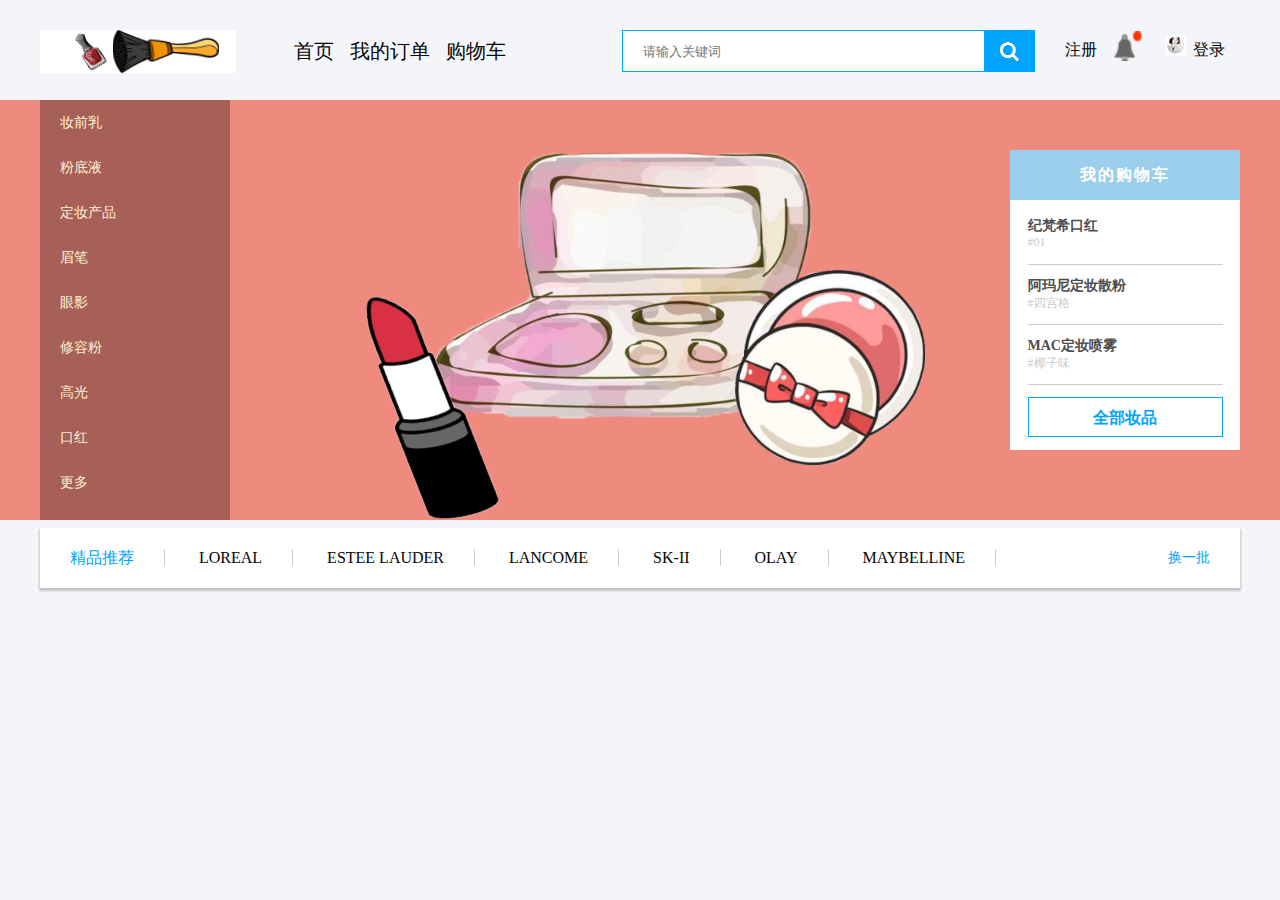
<file: index.html>
﻿<!DOCTYPE html>
<html>
	<head>
		<meta charset="utf-8">
		<title>首页</title>
		<link rel="stylesheet" href="index.css">
	</head>
	<body>
		<header>
			<nav>
				<div class="logo">
					<img src="images/logo_03.png" alt="logo">
				</div>
				<div class="navbar">
					<span style="cursor: pointer">
					<ul>
						<li><a href="inter.html">首页</a></li>
						<li><a href="www.baidu.com">我的订单</a></li>
						<li><a href="www.baidu.com">购物车</a></li>
					</ul>
					</span>
					</div>
					<div class="personal">
					<a href="zhuce.html">注册</a>
					<a href="www.baidu.com"><img src="images/ling_06.png"></a>
					<a href="denglu.html"><img src="images/tou_03.png" alt="头像"/>登录</a>
					</div>
					<div class="search">
					<form>
						<input type="text" name="search" placeholder="请输入关键词">
						<input type="submit" value=" ">
					</form>
					</div>
					</nav>
				</header>
				<div class="banner">
					<div class="banner-in container">
						<div class="banner-left">
							<span style="cursor: pointer">
							<ul>
								<li><a href="zhuangqian.html">妆前乳</a></li>
								<li><a href="fendiye.html">粉底液</a></li>
								<li><a href="dingzhuang.html">定妆产品</a></li>
								<li><a href="meibi.html">眉笔</a></li>
								<li><a href="yanying.html">眼影</a></li>
								<li><a href="xiurong.html">修容粉</a></li>
								<li><a href="gaoguang.html">高光</a></li>
								<li><a href="kouhong.html">口红</a></li>
								<li><a href="www.baidu.com">更多</a></li>
							</ul>
							</span>
						</div>
						<div class="banner-right">
							<dl>
								<dt>我的购物车</dt>
								<dd><h4>纪梵希口红</h4>
									<p>#01</p>
								</dd>
								<dd><h4>阿玛尼定妆散粉</h4>
									<p>#四宫格</p>
								</dd>
								<dd><h4>MAC定妆喷雾</h4>
									<p>#椰子味</p>
								</dd>
								<dd><a href="www.baidu.com">全部妆品</a></dd>
							</dl>
						</div>
					</div>
				</div>
				<div class="recommend container">
					<a href="www.baidu.com">精品推荐</a>
					<a href="www.baidu.com">LOREAL</a>
					<a href="www.baidu.com">ESTEE LAUDER</a>
					<a href="www.baidu.com">LANCOME</a>
					<a href="www.baidu.com">SK-II</a>
					<a href="www.baidu.com">OLAY</a>
					<a href="www.baidu.com">MAYBELLINE</a>
					<a href="www.baidu.com">换一批</a>
				</div>

	</body>
</html>
</file>
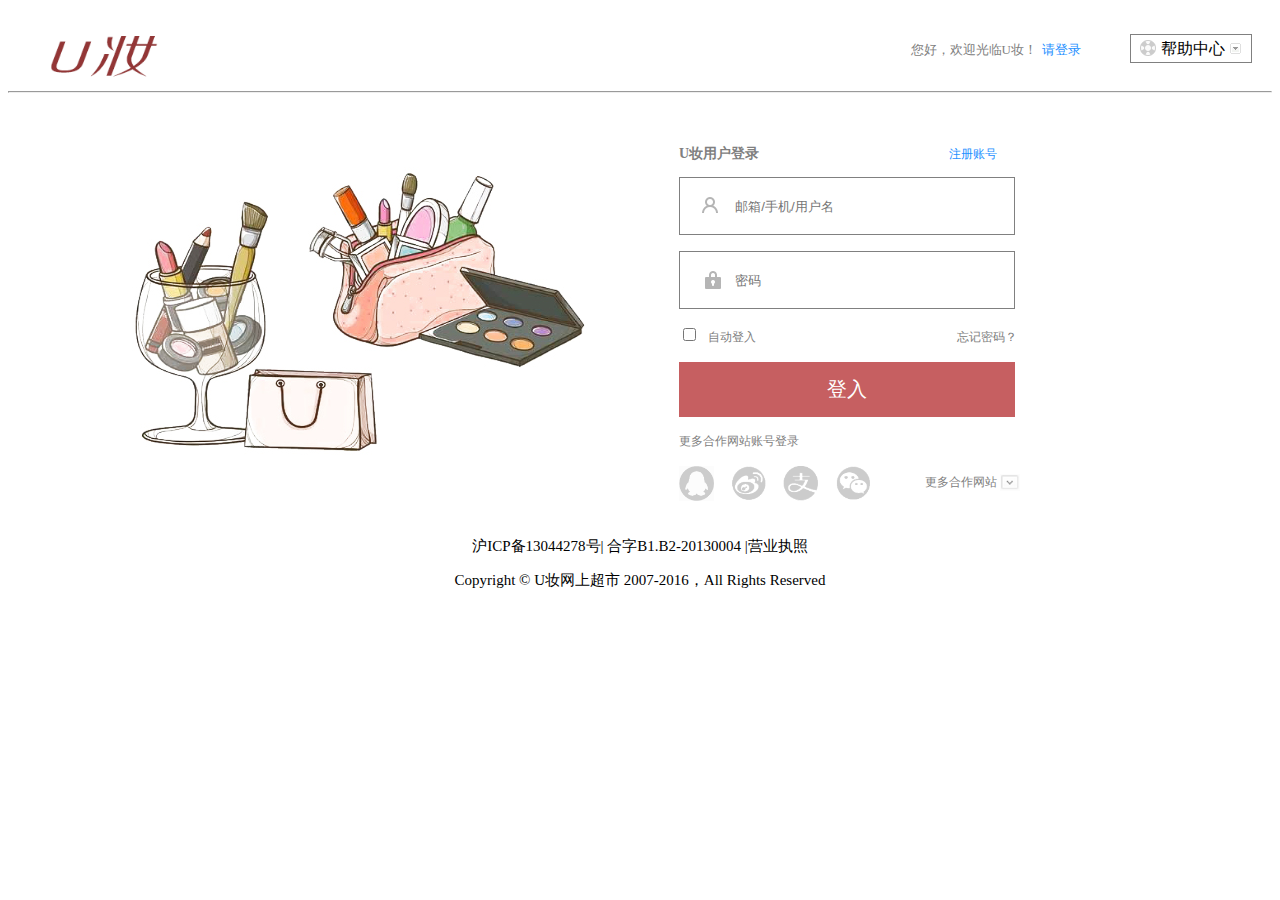
<file: denglu.html>
<!DOCTYPE html>
<html lang="en">
<head>
<meta charset="UTF-8">
<title>登录</title>
<style>
        a {
            text-decoration: none;
        }
        header{
            overflow: hidden;
        }
        header .one img{
            width: 145px;
            height: 55px;
            float: left;
            margin-left: 20px;
            margin-top: 20px;
        }
        header .two{
            float: right;
            margin-right: 20px;
            margin-top: 20px;
        }
        header p{
            display: inline-block;
            margin-right: 40px;
            color: grey;
            font-size: 13px;
            font-weight: lighter;
        }
        header a{
            border: 1px grey solid;
            padding: 5px;
            color: dodgerblue;
        }
        header p a{
            border: none;
        }
        header p a:hover{
 
            color: orangered;
        }
        header .two a:nth-child(2){
            color: black;
        }
        header a span img{
            position: relative;
            top: 3px;
            margin: 0px 3px;
        }
        section .one{
            float: left;
            margin-left: 100px;
            margin-top: 50px;
        }
        section .two {
            float: right;
            margin-right: 230px;
            margin-top: 30px;
 
        }
        section .two p:nth-child(1){
            font-weight: bolder;
            font-size: 14px;
            color: grey;
        }
        section .two .num1{
            font-weight: lighter;
            font-size: 12px;
            margin-left: 190px;
            color: dodgerblue;
        }
        section .two ul li{
            display: inline-block;
            position: relative;
            left: -40px;
            margin-right: 13px;
        }
        section .two ul li:nth-child(1){
            width: 35px;
            height: 35px;
            background: url("images/qqf.png") no-repeat;
            background-size: 35px;
        }
        section .two ul li:nth-child(1):hover{
            background: url("images/qqt.png") no-repeat;
            width: 35px;
            height: 35px;
            background-size: 35px;
        }
        section .two ul li:nth-child(2){
            width: 35px;
            height: 35px;
            background: url("images/wbf.png") no-repeat;
            background-size: 35px;
        }
        section .two ul li:nth-child(2):hover{
            width: 35px;
            height: 35px;
            background: url("images/wbt.png") no-repeat;
            background-size: 35px;
        }
        section .two ul li:nth-child(3){
            width: 35px;
            height: 35px;
            background: url("images/zhif.png") no-repeat;
            background-size: 35px;
        }
        section .two ul li:nth-child(3):hover{
            width: 35px;
            height: 35px;
            background: url("images/zhit.png") no-repeat;
            background-size: 35px;
        }
        section .two ul li:nth-child(4){
            width: 35px;
            height: 35px;
            background: url("images/wxf.png") no-repeat ;
            background-size: 35px;
        }
        section .two ul li:nth-child(4):hover{
            width: 35px;
            height: 35px;
            background: url("images/wxt.png") no-repeat ;
            background-size: 35px;
        }
        section .two .num2{
            border: 1px solid grey;
            width: 330px;
            height: 54px;
            text-indent: 4em;
            background: url("images/userHead.png")no-repeat 20px 15px;
        }
        section .two .num3{
            border: 1px solid grey;
            width: 330px;
            height: 54px;
            text-indent: 4em;
            background: url("images/lock.png")no-repeat 20px 12px;
        }
        section .two form p:nth-child(3){
            color: grey;
            font-weight: lighter;
            font-size: 12px;
        }
        section .two .num4{
            color: grey;
            font-weight: lighter;
            padding-left: 198px;
        }
        section .two .num5{
            font-size: 20px;
            color: white;
            background-color:#C65F61;
            border: none;
            padding: 14px 148px;
        }
        section .two .num6{
            color: grey;
            font-size: 12px;
        }
        section .two ul li:nth-child(5){
            padding-right: 30px;
            color: grey;
            font-size: 12px;
            background: url("images/loadMore.png") no-repeat 75px 0px;
            background-size: 20px;
            position: relative;
            left: -2px;
            top: -15px;
        }
        section{
            overflow: hidden;
        }
        footer p{
            text-align: center;
            font-size: 15px;
        }
        footer p a{
            color: black;
        }
        footer p a:hover{
            color:#C26768;
        }
 
</style>
</head>
<body>
<header>
    <div class="one">
    <img src="images/loginlogo.jpg">
    </div>
    <div class="two">
    <p>您好，欢迎光临U妆！<a href="#">请登录</a></p>
    <a href="#"><span><img src="images/runbun.png"></span>帮助中心<span><img src="images/turnb.png"></span></a>
    </div>
 
</header>
<hr>
<section>
    <div class="one">
        <img src="images/loadimg.jpg">
    </div>
    <div class="two">
        <p>U妆用户登录<a href= "注册页面.html" class="num1" target="_blank">注册账号</a></p>
        <form method="get" action="#">
            <p><input type="text" required="" placeholder="邮箱/手机/用户名" class="num2"></p>
            <p><input type="password" required="" placeholder="密码" class="num3"></p>
            <p><input type="checkbox" >   自动登入
				<a href="#" class="num4">忘记密码？</a></p>
            <p><input type="submit" value="登入" class="num5"></p>
        </form>
        <p class="num6">更多合作网站账号登录</p>
        <ul>
            <li><a href="#"></a></li>
            <li><a href="#"></a></li>
            <li><a href="#"></a></li>
            <li><a href="#"></a></li>
            <li>更多合作网站<a href="#"></a></li>
        </ul>
    </div>
</section>
<footer>
    <p><a href="#">沪ICP备13044278号</a>|  合字B1.B2-20130004  |<a href="#">营业执照</a></p>
    <p>Copyright © U妆网上超市 2007-2016，All Rights Reserved</p>
</footer>
</body>
</html>
</file>
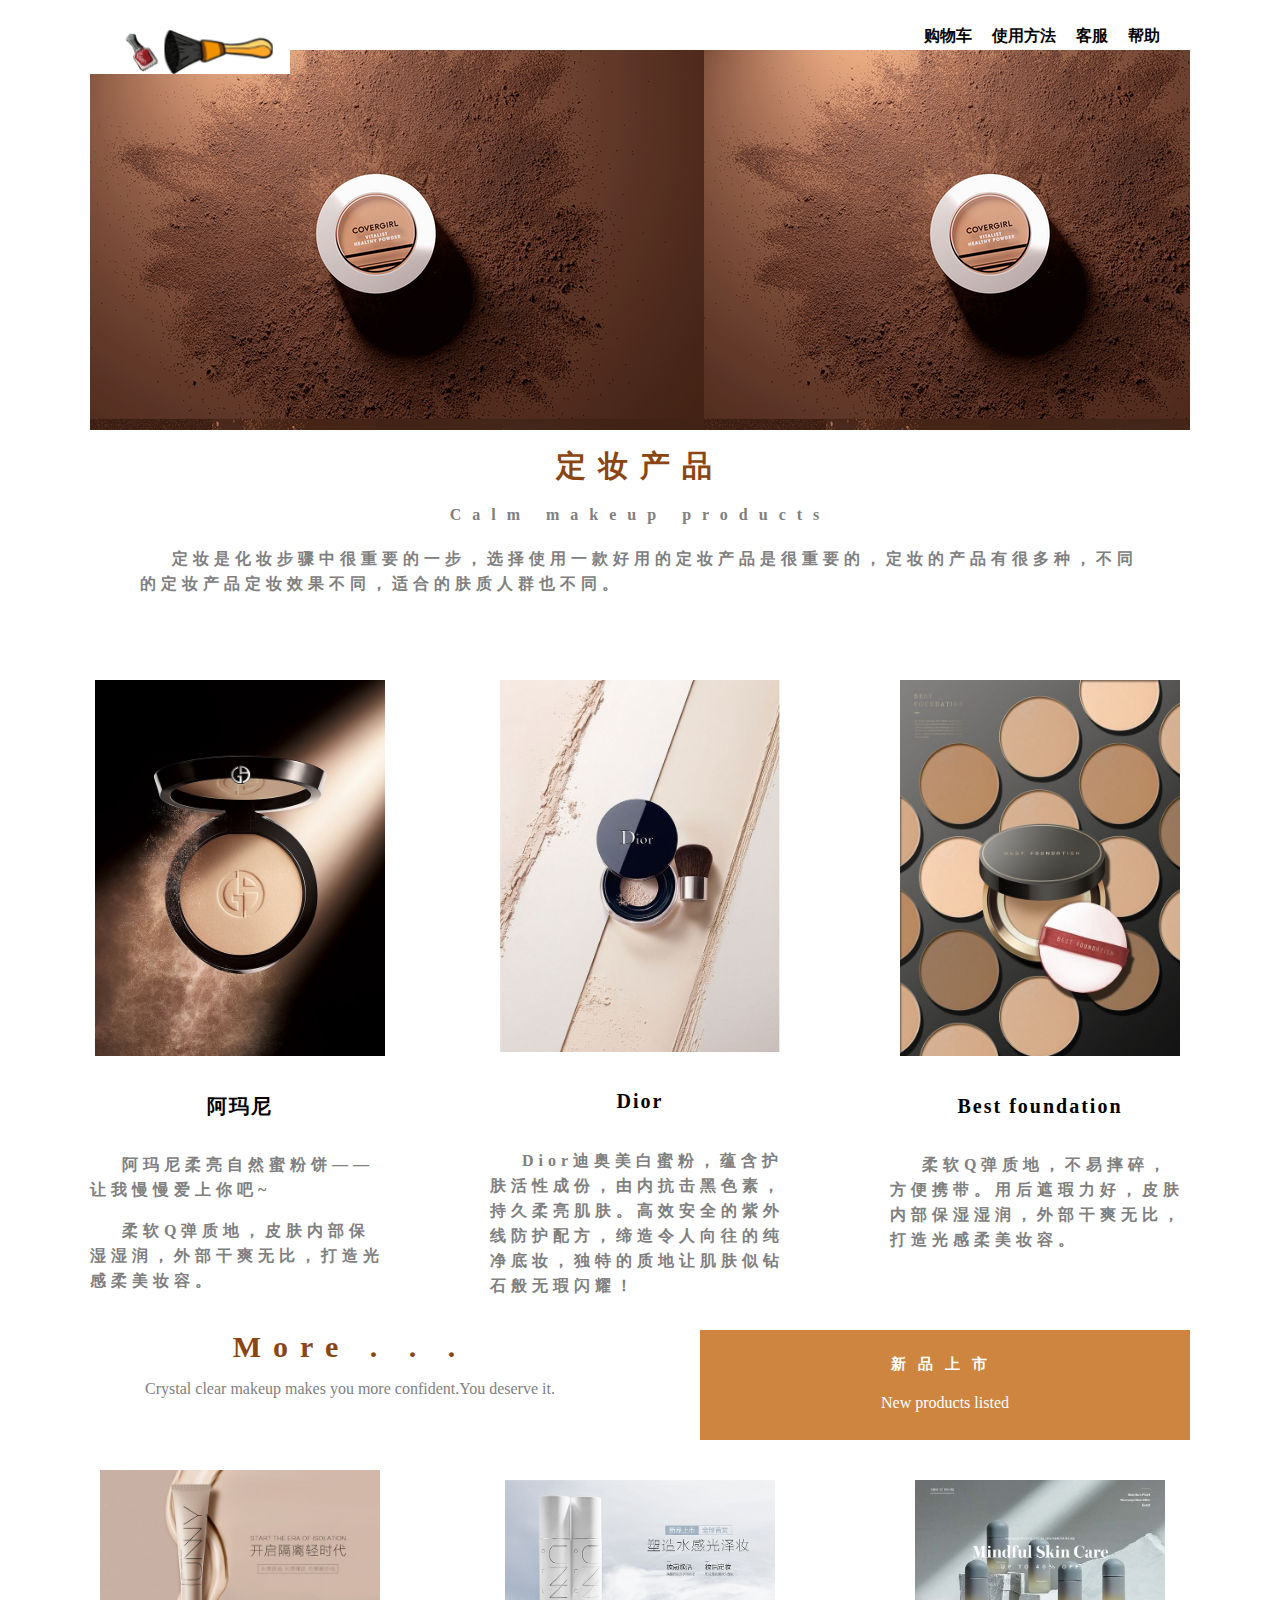
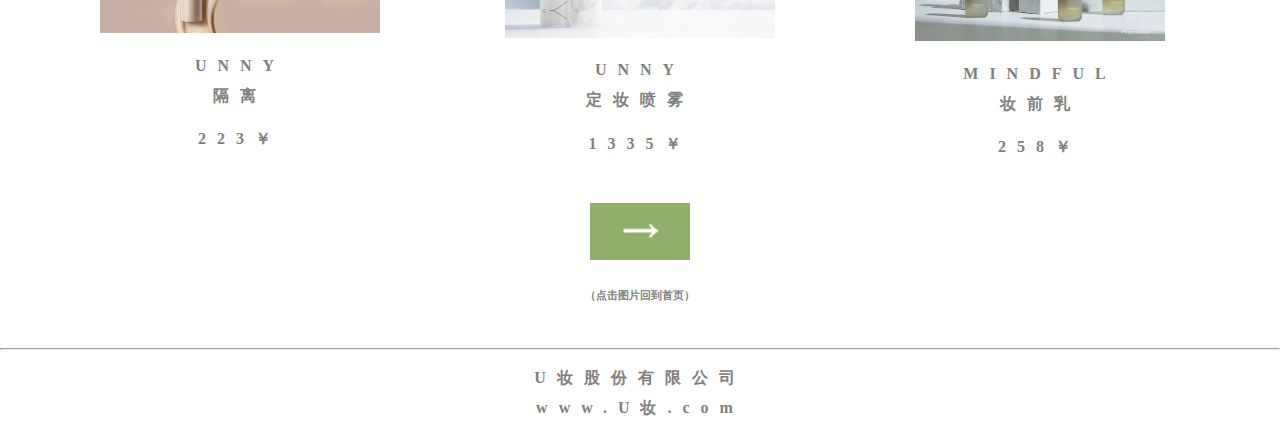
<file: dingzhuang.html>
<!doctype html>
<html>
<head>
<meta charset="utf-8">
<title>定妆产品</title>
<link rel="stylesheet" href="dinghzhang.css">
</head>

<body>
	<header>
		<div class="top">
			<div class="top-main">
				
				<!--logo-->
				<div class="top-left">
					<img src="images/logo_03.png" width="200px;">
				</div>
				
			    <!--导航-->
				<div class="top-right">
					<span style="cursor: pointer">
						<ul>
							<b>
								<li><a>帮助</a></li>
								<li><a>客服</a></li>
								<li><a>使用方法</a></li>
								<li><a>购物车</a></li>
							</b>
						</ul>
					</span>
				</div>
			</div>
		</div>
	</header>
	<div class="main-top">
		<div class="banner">
		</div>
		
		<!--这里我想要文字离图片稍微远一点，但不知是否为规范操作-->
		<p></p>
		
		<h1>定妆产品</h1>
		<h2>
			Calm makeup products
		</h2>
		<h3>定妆是化妆步骤中很重要的一步，选择使用一款好用的定妆产品是很重要的，定妆的产品有很多种，不同的定妆产品定妆效果不同，适合的肤质人群也不同。

		</h3>
	</div>
	
	<!--页面布局三列-->
	<div class="main">
		<div class="left">
			<img src="images/定妆07.jpg" width="290px;">
			<h5>阿玛尼</h5>
			<h3>阿玛尼柔亮自然蜜粉饼——让我慢慢爱上你吧~
				<p>柔软Q弹质地，皮肤内部保湿湿润，外部干爽无比，打造光感柔美妆容。</p>
			</h3>
		</div>
		
		<div class="middle">
			<img src="images/定妆05.jpg" width="280px;">
			<h5>Dior</h5>
			<h3>Dior迪奥美白蜜粉，蕴含护肤活性成份，由内抗击黑色素，持久柔亮肌肤。高效安全的紫外线防护配方，缔造令人向往的纯净底妆，独特的质地让肌肤似钻石般无瑕闪耀！
			</h3>
		</div>
		
		<div class="right">
			<img src="images/定妆09.jpg" width="280px;">
			<h5>Best foundation</h5>
			<h3>柔软Q弹质地，不易摔碎，方便携带。用后遮瑕力好，皮肤内部保湿湿润，外部干爽无比，打造光感柔美妆容。
			</h3>
		</div>
	</div>
	
	<!--空白过度-->
	<div class="nav"></div>
	
	<!--两个标记过度-->
	<div class="main">
		<article> 
            <h1>More . . .</h1> 
            <p>Crystal clear makeup makes you more confident.You deserve it.
			</p> 
        </article> 
        <aside> 
            <h4>新品上市</h4> 
            <p>New products listed</p>  
        </aside> 
		
		<!--页面布局三列-->
		<div class="left">
			<img src="images/妆前乳02.jpg" width="280px;">
			<h2>UNNY<br>隔离
			</h2>
			<h2>223￥</h2>
		</div>
		
		<div class="middle">
			<img src="images/妆前乳03.jpg" width="270px;">
			<h2>UNNY<br>定妆喷雾</h2>
			<h2>1335￥</h2>
			<a href="index.html">
				<img src="images/20.png" width="100px;">
			</a>
			<h6>（点击图片回到首页）</h6>
		</div>
		
		<div class="right">
			<img src="images/妆前乳04.jpg" width="250px;">
			<h2>MINDFUL<br>妆前乳
			</h2>
			<h2>258￥</h2>
		</div>
		
	</div>

	<hr>
	
	<!--页脚-->
	<div class="footer">
		<section>
			<h2>U妆股份有限公司<br>
				www.U妆.com
			</h2>
		</section>
	</div>
</body>
</html>
</file>
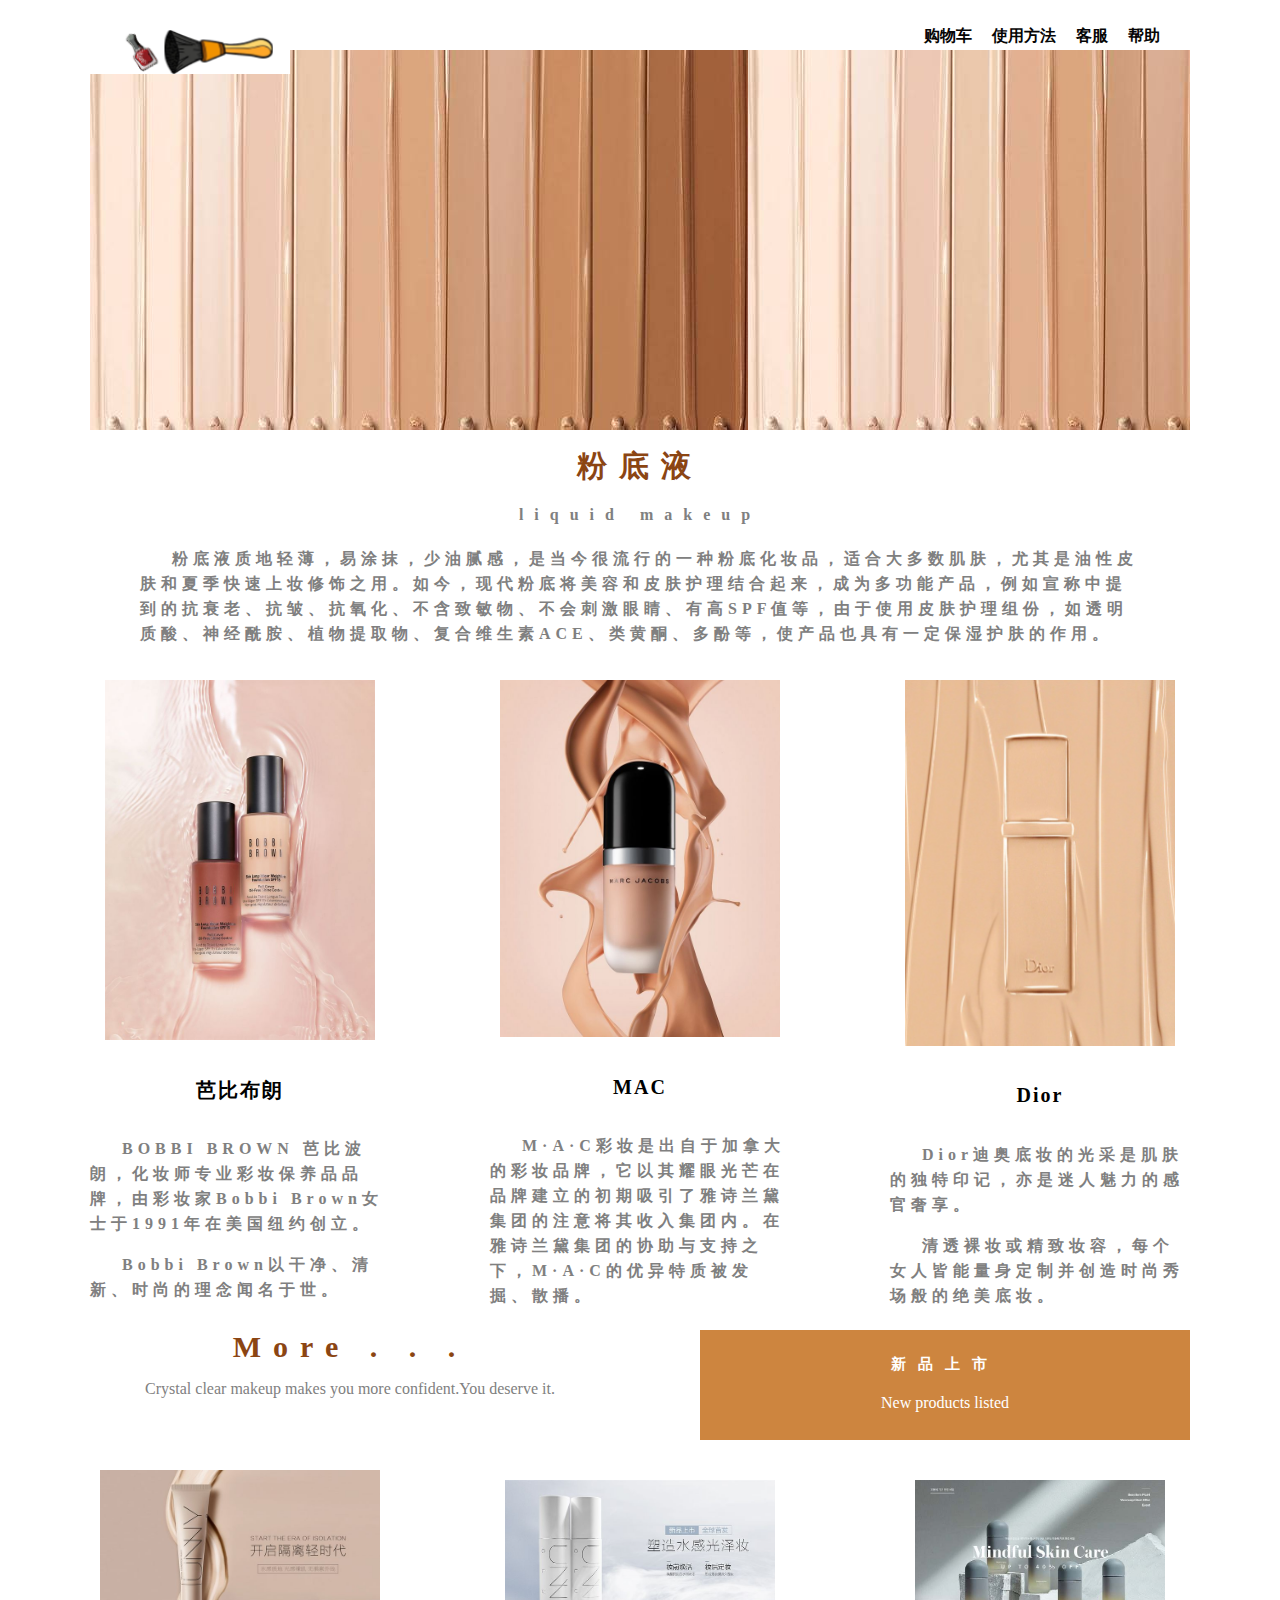
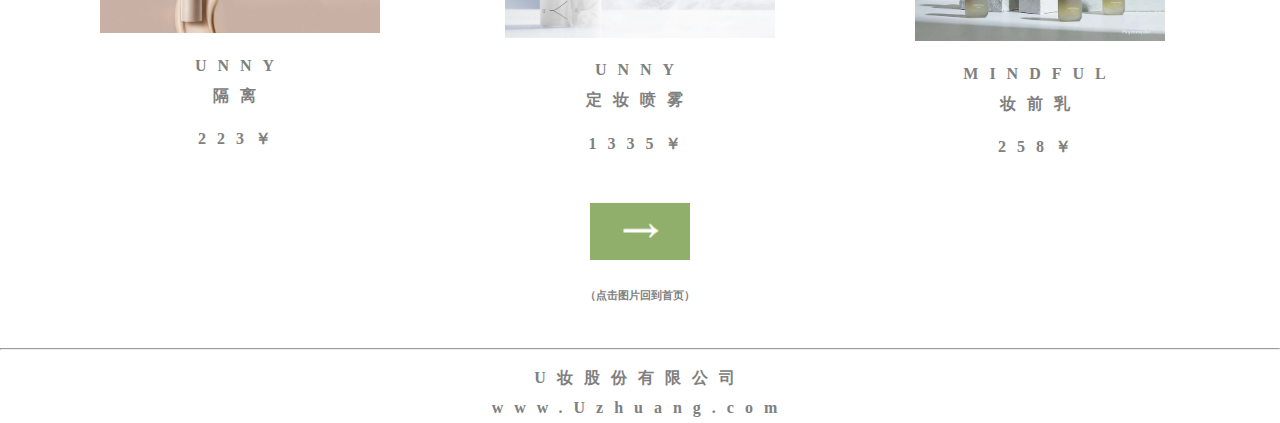
<file: fendiye.html>
<!doctype html>
<html>
<head>
<meta charset="utf-8">
<title>粉底液</title>
<link rel="stylesheet" href="fendiye.css">
</head>

<body>
	<header>
		<div class="top">
			<div class="top-main">
				
				<!--logo-->
				<div class="top-left">
					<img src="images/logo_03.png" width="200px;">
				</div>
				
			    <!--导航-->
				<div class="top-right">
					<span style="cursor: pointer">
					<ul>
						<b>
							<li><a>帮助</a></li>
							<li><a>客服</a></li>
							<li><a>使用方法</a></li>
							<li><a>购物车</a></li>
						</b>
					</ul>
					</span>
				</div>
			</div>
		</div>
	</header>
	<div class="main-top">
		<div class="banner">
		</div>
		
		<!--这里我想要文字离图片稍微远一点，但不知是否为规范操作-->
		<p></p>
		
		<h1>粉底液</h1>
		<h2>
			liquid makeup
		</h2>
		<h3>粉底液质地轻薄，易涂抹，少油腻感，是当今很流行的一种粉底化妆品，适合大多数肌肤，尤其是油性皮肤和夏季快速上妆修饰之用。如今，现代粉底将美容和皮肤护理结合起来，成为多功能产品，例如宣称中提到的抗衰老、抗皱、抗氧化、不含致敏物、不会刺激眼睛、有高SPF值等，由于使用皮肤护理组份，如透明质酸、神经酰胺、植物提取物、复合维生素ACE、类黄酮、多酚等，使产品也具有一定保湿护肤的作用。
		</h3>
	</div>
	
	<!--页面布局三列-->
	<div class="main">
		<div class="left">
			<img src="images/粉底液06.jpg" width="270px;">
			<h5>芭比布朗</h5>
			<h3>BOBBI BROWN 芭比波朗，化妆师专业彩妆保养品品牌，由彩妆家Bobbi Brown女士于1991年在美国纽约创立。
				<p>Bobbi Brown以干净、清新、时尚的理念闻名于世。</p>
			</h3>
		</div>
		
		<div class="middle">
			<img src="images/粉底液04.jpg" width="280px;">
			<h5>MAC</h5>
			<h3>M·A·C彩妆是出自于加拿大的彩妆品牌，它以其耀眼光芒在品牌建立的初期吸引了雅诗兰黛集团的注意将其收入集团内。在雅诗兰黛集团的协助与支持之下，M·A·C的优异特质被发掘、散播。
			</h3>
		</div>
		
		<div class="right">
			<img src="images/粉底液01.png" width="270px;">
			<h5>Dior</h5>
			<h3>Dior迪奥底妆的光采是肌肤的独特印记，亦是迷人魅力的感官奢享。 
				<p>清透裸妆或精致妆容，每个女人皆能量身定制并创造时尚秀场般的绝美底妆。</p>
			</h3>
		</div>
	</div>
	
	<!--空白过度-->
	<div class="nav"></div>
	
	<!--两个标记过度-->
	<div class="main">
		<article> 
            <h1>More . . .</h1> 
            <p>Crystal clear makeup makes you more confident.You deserve it.
			</p> 
        </article> 
        <aside> 
            <h4>新品上市</h4> 
            <p>New products listed</p>  
        </aside> 
		
		<!--页面布局三列-->
		<div class="left">
			<img src="images/妆前乳02.jpg" width="280px;">
			<h2>UNNY<br>隔离
			</h2>
			<h2>223￥</h2>
		</div>
		
		<div class="middle">
			<img src="images/妆前乳03.jpg" width="270px;">
			<h2>UNNY<br>定妆喷雾</h2>
			<h2>1335￥</h2>
			<a href="index.html">
				<img src="images/20.png" width="100px;">
			</a>
			<h6>（点击图片回到首页）</h6>
		</div>
		
		<div class="right">
			<img src="images/妆前乳04.jpg" width="250px;">
			<h2>MINDFUL<br>妆前乳
			</h2>
			<h2>258￥</h2>
		</div>
		
	</div>

	<hr>
	
	<!--页脚-->
	<div class="footer">
		<section>
			<h2>U妆股份有限公司<br>
				www.Uzhuang.com
			</h2>
		</section>
	</div>
</body>
</html>
</file>
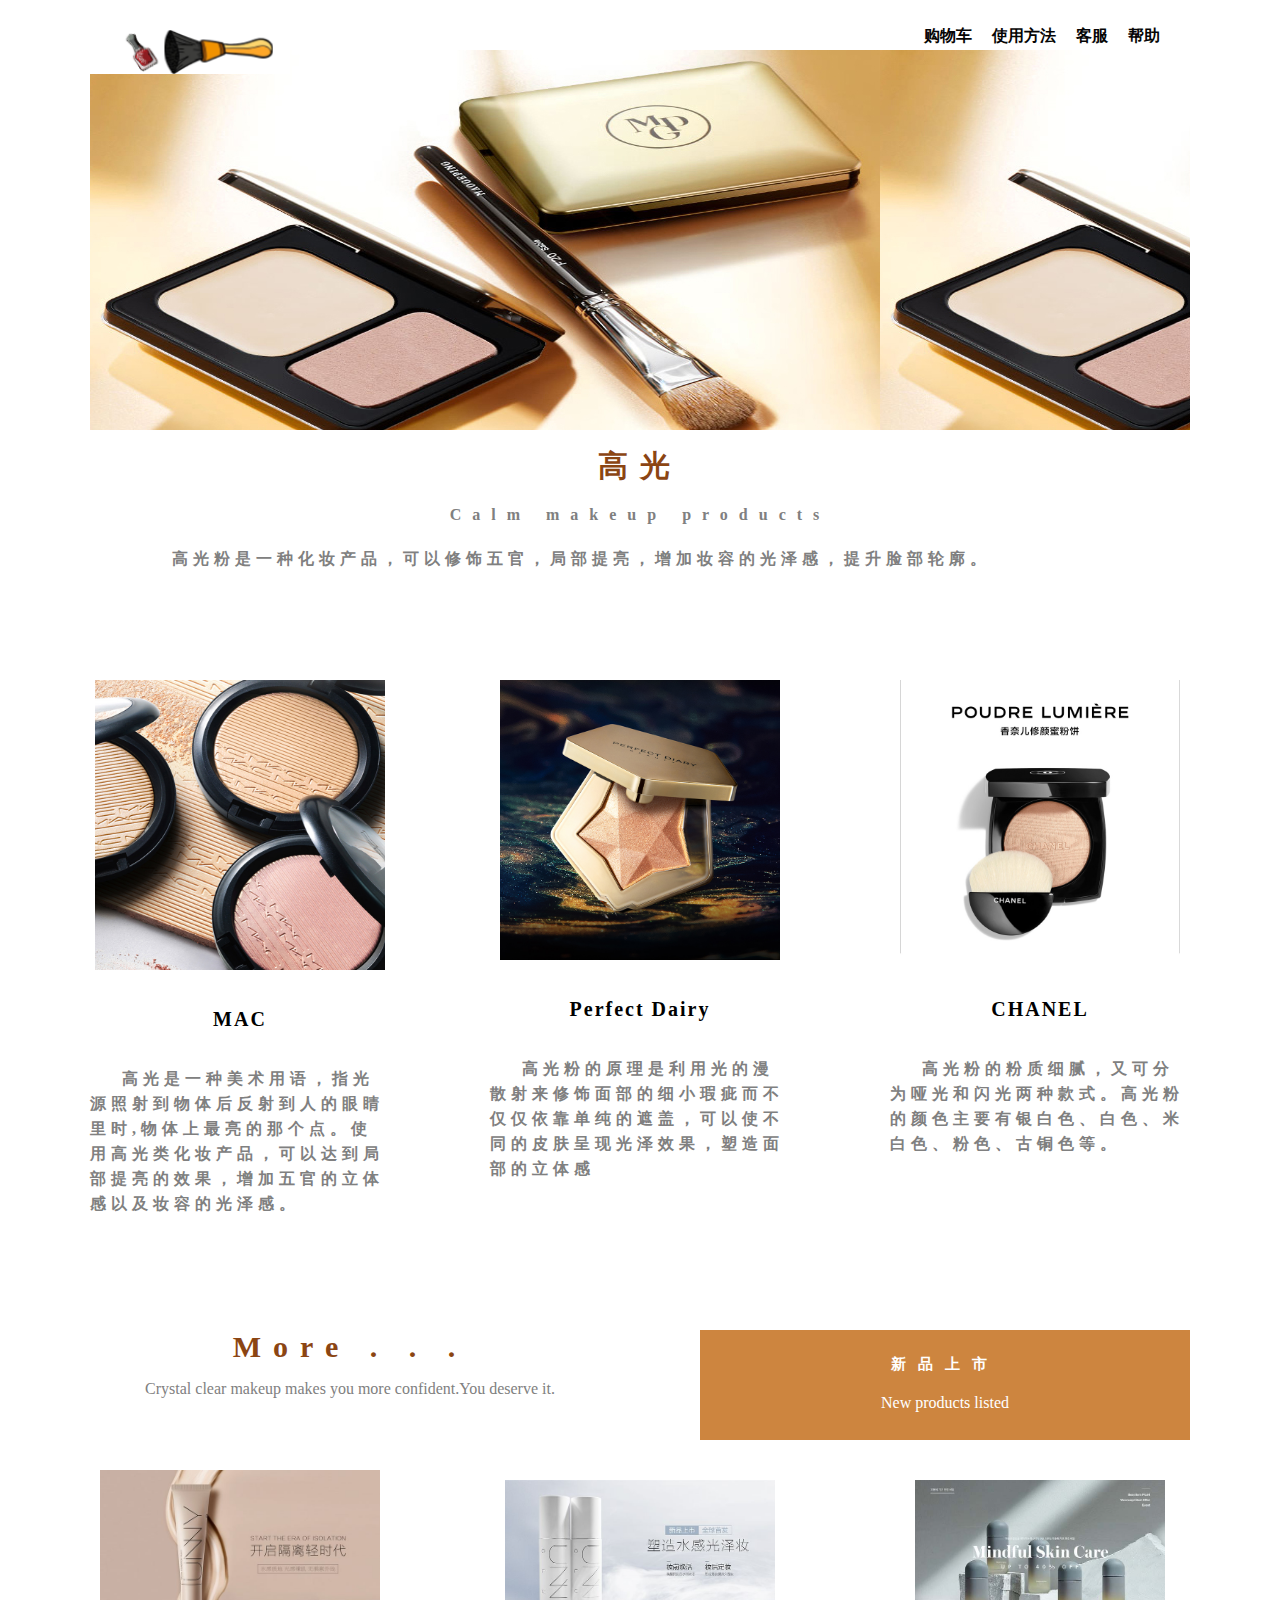
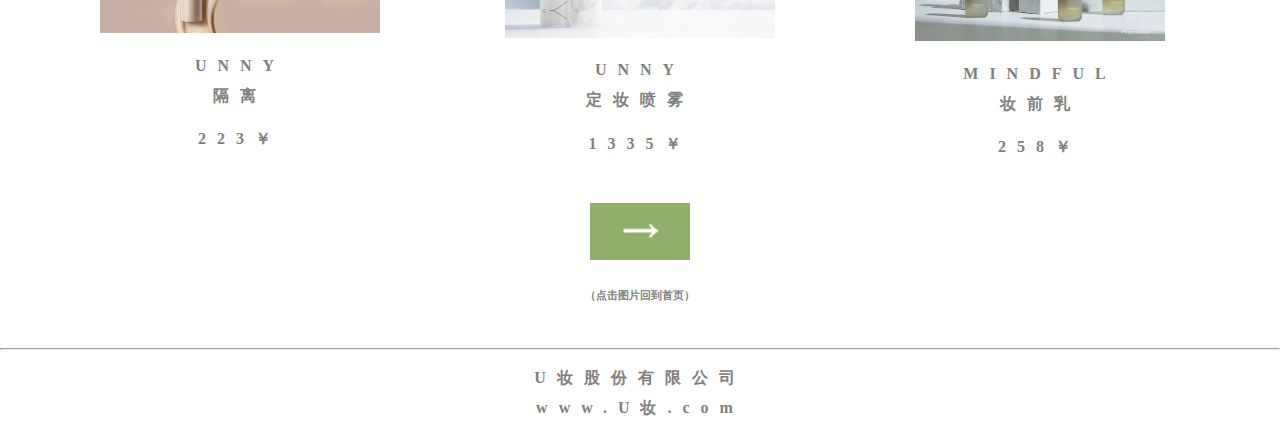
<file: gaoguang.html>
<!doctype html>
<html>
<head>
<meta charset="utf-8">
<title>高光</title>
<link rel="stylesheet" href="gaoguang.css">
</head>

<body>
	<header>
		<div class="top">
			<div class="top-main">
				
				<!--logo-->
				<div class="top-left">
					<img src="images/logo_03.png" width="200px;">
				</div>
				
			    <!--导航-->
				<div class="top-right">
					<span style="cursor: pointer">
					<ul>
						<b>
							<li><a>帮助</a></li>
							<li><a>客服</a></li>
							<li><a>使用方法</a></li>
							<li><a>购物车</a></li>
						</b>
					</ul>
					</span>
				</div>
			</div>
		</div>
	</header>
	<div class="main-top">
		<div class="banner">
		</div>
		
		<!--这里我想要文字离图片稍微远一点，但不知是否为规范操作-->
		<p></p>
		
		<h1>高光</h1>
		<h2>
			Calm makeup products
		</h2>
		<h3>高光粉是一种化妆产品，可以修饰五官，局部提亮，增加妆容的光泽感，提升脸部轮廓。

		</h3>
	</div>
	
	<!--页面布局三列-->
	<div class="main">
		<div class="left">
			<img src="images/高光1.jpg" width="290px;">
			<h5>MAC</h5>
			<h3>高光是一种美术用语，指光源照射到物体后反射到人的眼睛里时,物体上最亮的那个点。使用高光类化妆产品，可以达到局部提亮的效果，增加五官的立体感以及妆容的光泽感。
			</h3>
		</div>
		
		<div class="middle">
			<img src="images/高光2.jpg" width="280px;">
			<h5>Perfect Dairy</h5>
			<h3>高光粉的原理是利用光的漫散射来修饰面部的细小瑕疵而不仅仅依靠单纯的遮盖，可以使不同的皮肤呈现光泽效果，塑造面部的立体感
			</h3>
		</div>
		
		<div class="right">
			<img src="images/高光3.jpg" width="280px;">
			<h5>CHANEL</h5>
			<h3>高光粉的粉质细腻，又可分为哑光和闪光两种款式。高光粉的颜色主要有银白色、白色、米白色、粉色、古铜色等。
			</h3>
		</div>
	</div>
	
	<!--空白过度-->
	<div class="nav"></div>
	
	<!--两个标记过度-->
	<div class="main">
		<article> 
            <h1>More . . .</h1> 
            <p>Crystal clear makeup makes you more confident.You deserve it.
			</p> 
        </article> 
        <aside> 
            <h4>新品上市</h4> 
            <p>New products listed</p>  
        </aside> 
		
		<!--页面布局三列-->
		<div class="left">
			<img src="images/妆前乳02.jpg" width="280px;">
			<h2>UNNY<br>隔离
			</h2>
			<h2>223￥</h2>
		</div>
		
		<div class="middle">
			<img src="images/妆前乳03.jpg" width="270px;">
			<h2>UNNY<br>定妆喷雾</h2>
			<h2>1335￥</h2>
			<a href="index.html">
				<img src="images/20.png" width="100px;">
			</a>
			<h6>（点击图片回到首页）</h6>
		</div>
		
		<div class="right">
			<img src="images/妆前乳04.jpg" width="250px;">
			<h2>MINDFUL<br>妆前乳
			</h2>
			<h2>258￥</h2>
		</div>
		
	</div>

	<hr>
	
	<!--页脚-->
	<div class="footer">
		<section>
			<h2>U妆股份有限公司<br>
				www.U妆.com
			</h2>
		</section>
	</div>
</body>
</html>
</file>
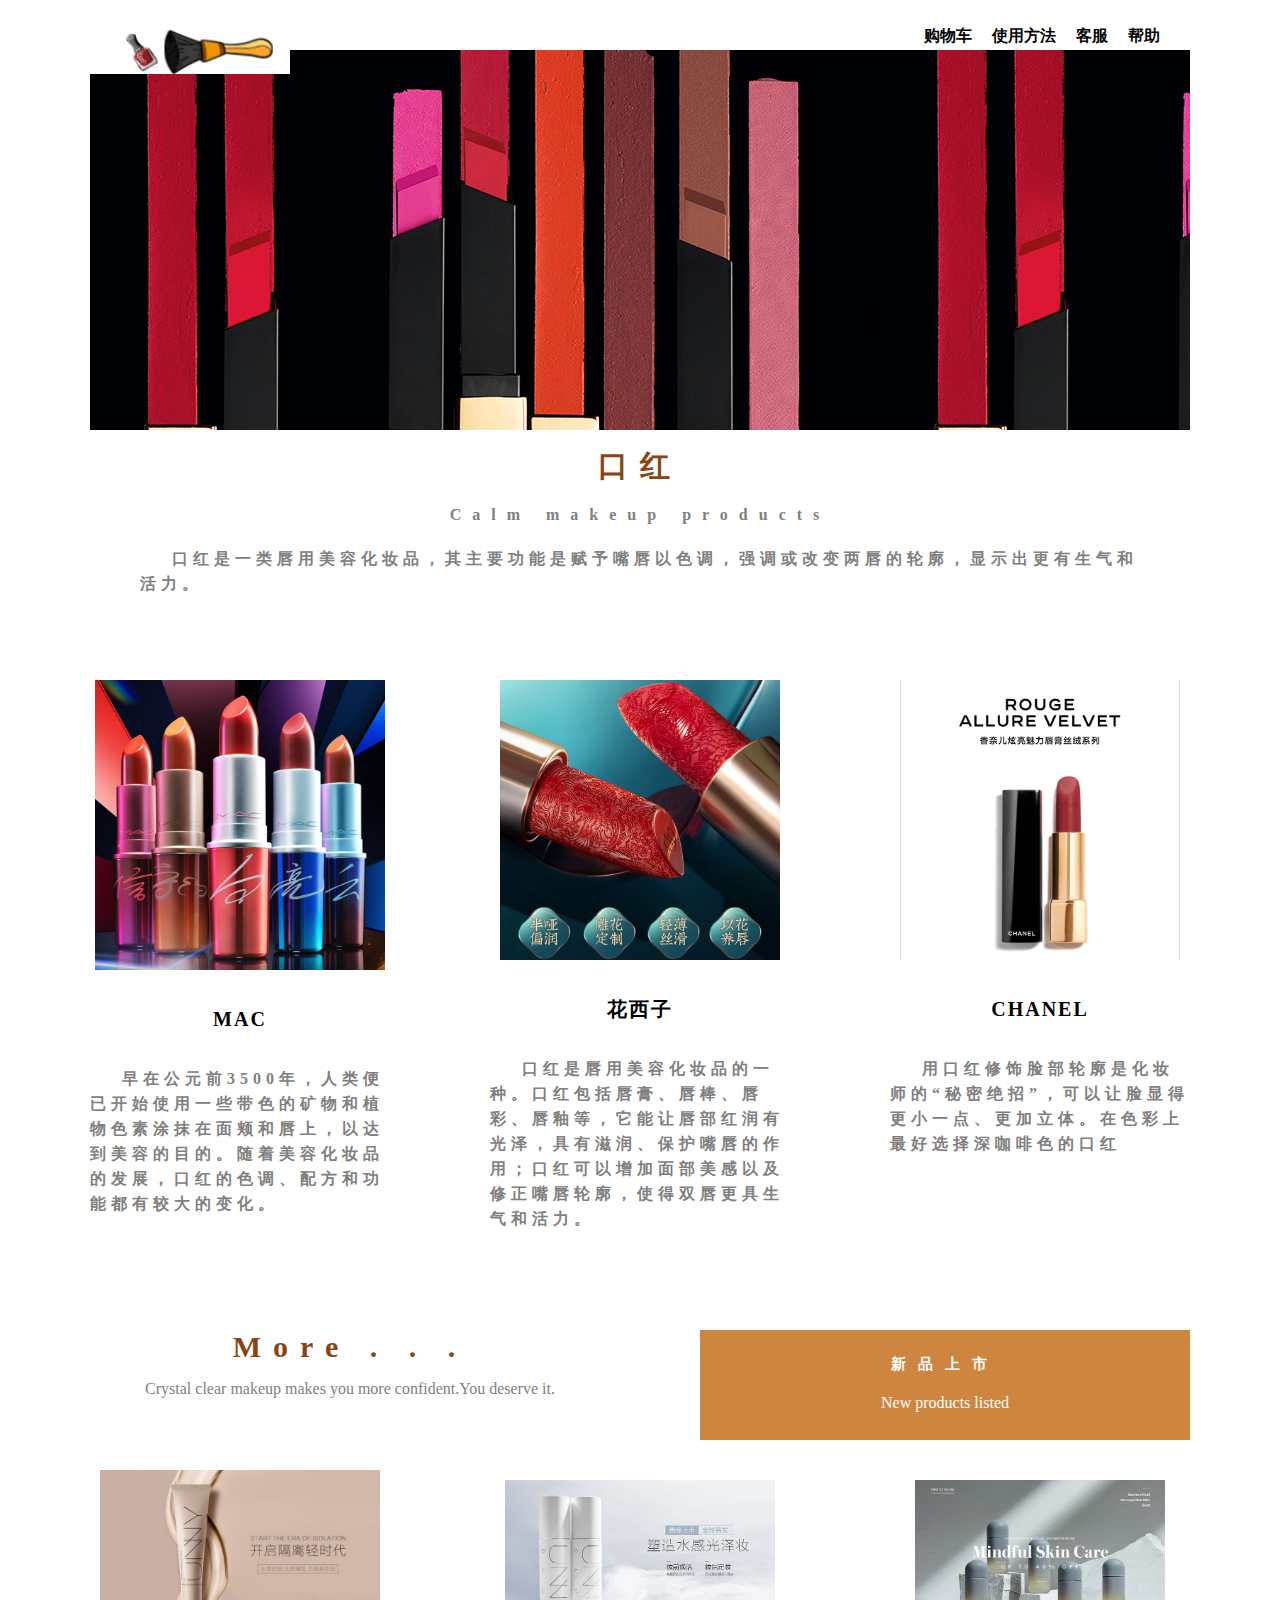
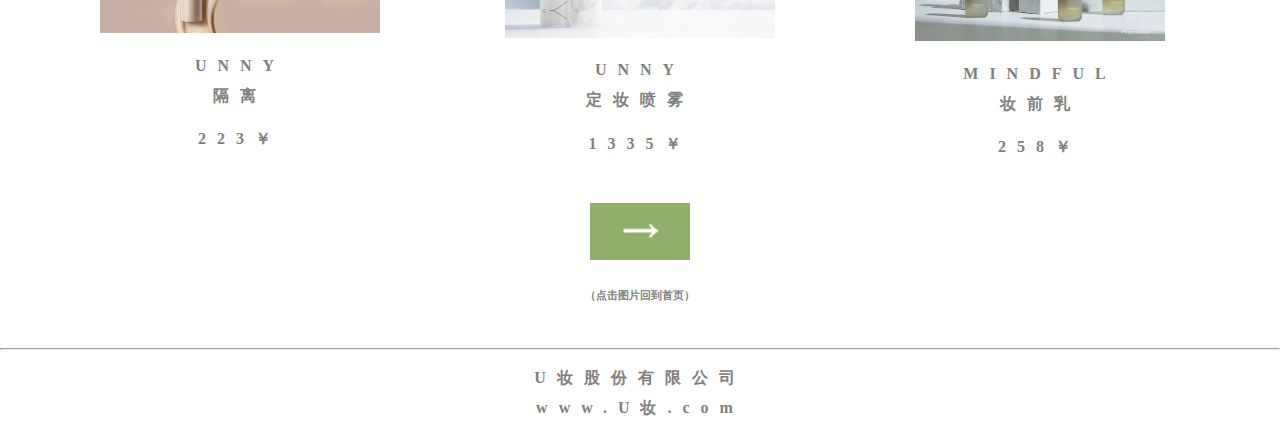
<file: kouhong.html>
<!doctype html>
<html>
<head>
<meta charset="utf-8">
<title>口红</title>
<link rel="stylesheet" href="kouhong.css">
</head>

<body>
	<header>
		<div class="top">
			<div class="top-main">
				
				<!--logo-->
				<div class="top-left">
					<img src="images/logo_03.png" width="200px;">
				</div>
				
			    <!--导航-->
				<div class="top-right">
					<span style="cursor: pointer">
					<ul>
						<b>
							<li><a>帮助</a></li>
							<li><a>客服</a></li>
							<li><a>使用方法</a></li>
							<li><a>购物车</a></li>
						</b>
					</ul>
					</span>
				</div>
			</div>
		</div>
	</header>
	<div class="main-top">
		<div class="banner">
		</div>
		
		<!--这里我想要文字离图片稍微远一点，但不知是否为规范操作-->
		<p></p>
		
		<h1>口红</h1>
		<h2>
			Calm makeup products
		</h2>
		<h3>口红是一类唇用美容化妆品，其主要功能是赋予嘴唇以色调，强调或改变两唇的轮廓，显示出更有生气和活力。

		</h3>
	</div>
	
	<!--页面布局三列-->
	<div class="main">
		<div class="left">
			<img src="images/口红1.jpg" width="290px;">
			<h5>MAC</h5>
			<h3>早在公元前3500年，人类便已开始使用一些带色的矿物和植物色素涂抹在面颊和唇上，以达到美容的目的。随着美容化妆品的发展，口红的色调、配方和功能都有较大的变化。
			</h3>
		</div>
		
		<div class="middle">
			<img src="images/口红2.jpg" width="280px;">
			<h5>花西子</h5>
			<h3>口红是唇用美容化妆品的一种。口红包括唇膏、唇棒、唇彩、唇釉等，它能让唇部红润有光泽，具有滋润、保护嘴唇的作用；口红可以增加面部美感以及修正嘴唇轮廓，使得双唇更具生气和活力。
			</h3>
		</div>
		
		<div class="right">
			<img src="images/口红3.jpg" width="280px;">
			<h5>CHANEL</h5>
			<h3>用口红修饰脸部轮廓是化妆师的“秘密绝招”，可以让脸显得更小一点、更加立体。在色彩上最好选择深咖啡色的口红
			</h3>
		</div>
	</div>
	
	<!--空白过度-->
	<div class="nav"></div>
	
	<!--两个标记过度-->
	<div class="main">
		<article> 
            <h1>More . . .</h1> 
            <p>Crystal clear makeup makes you more confident.You deserve it.
			</p> 
        </article> 
        <aside> 
            <h4>新品上市</h4> 
            <p>New products listed</p>  
        </aside> 
		
		<!--页面布局三列-->
		<div class="left">
			<img src="images/妆前乳02.jpg" width="280px;">
			<h2>UNNY<br>隔离
			</h2>
			<h2>223￥</h2>
		</div>
		
		<div class="middle">
			<img src="images/妆前乳03.jpg" width="270px;">
			<h2>UNNY<br>定妆喷雾</h2>
			<h2>1335￥</h2>
			<a href="index.html">
				<img src="images/20.png" width="100px;">
			</a>
			<h6>（点击图片回到首页）</h6>
		</div>
		
		<div class="right">
			<img src="images/妆前乳04.jpg" width="250px;">
			<h2>MINDFUL<br>妆前乳
			</h2>
			<h2>258￥</h2>
		</div>
		
	</div>

	<hr>
	
	<!--页脚-->
	<div class="footer">
		<section>
			<h2>U妆股份有限公司<br>
				www.U妆.com
			</h2>
		</section>
	</div>
</body>
</html>
</file>
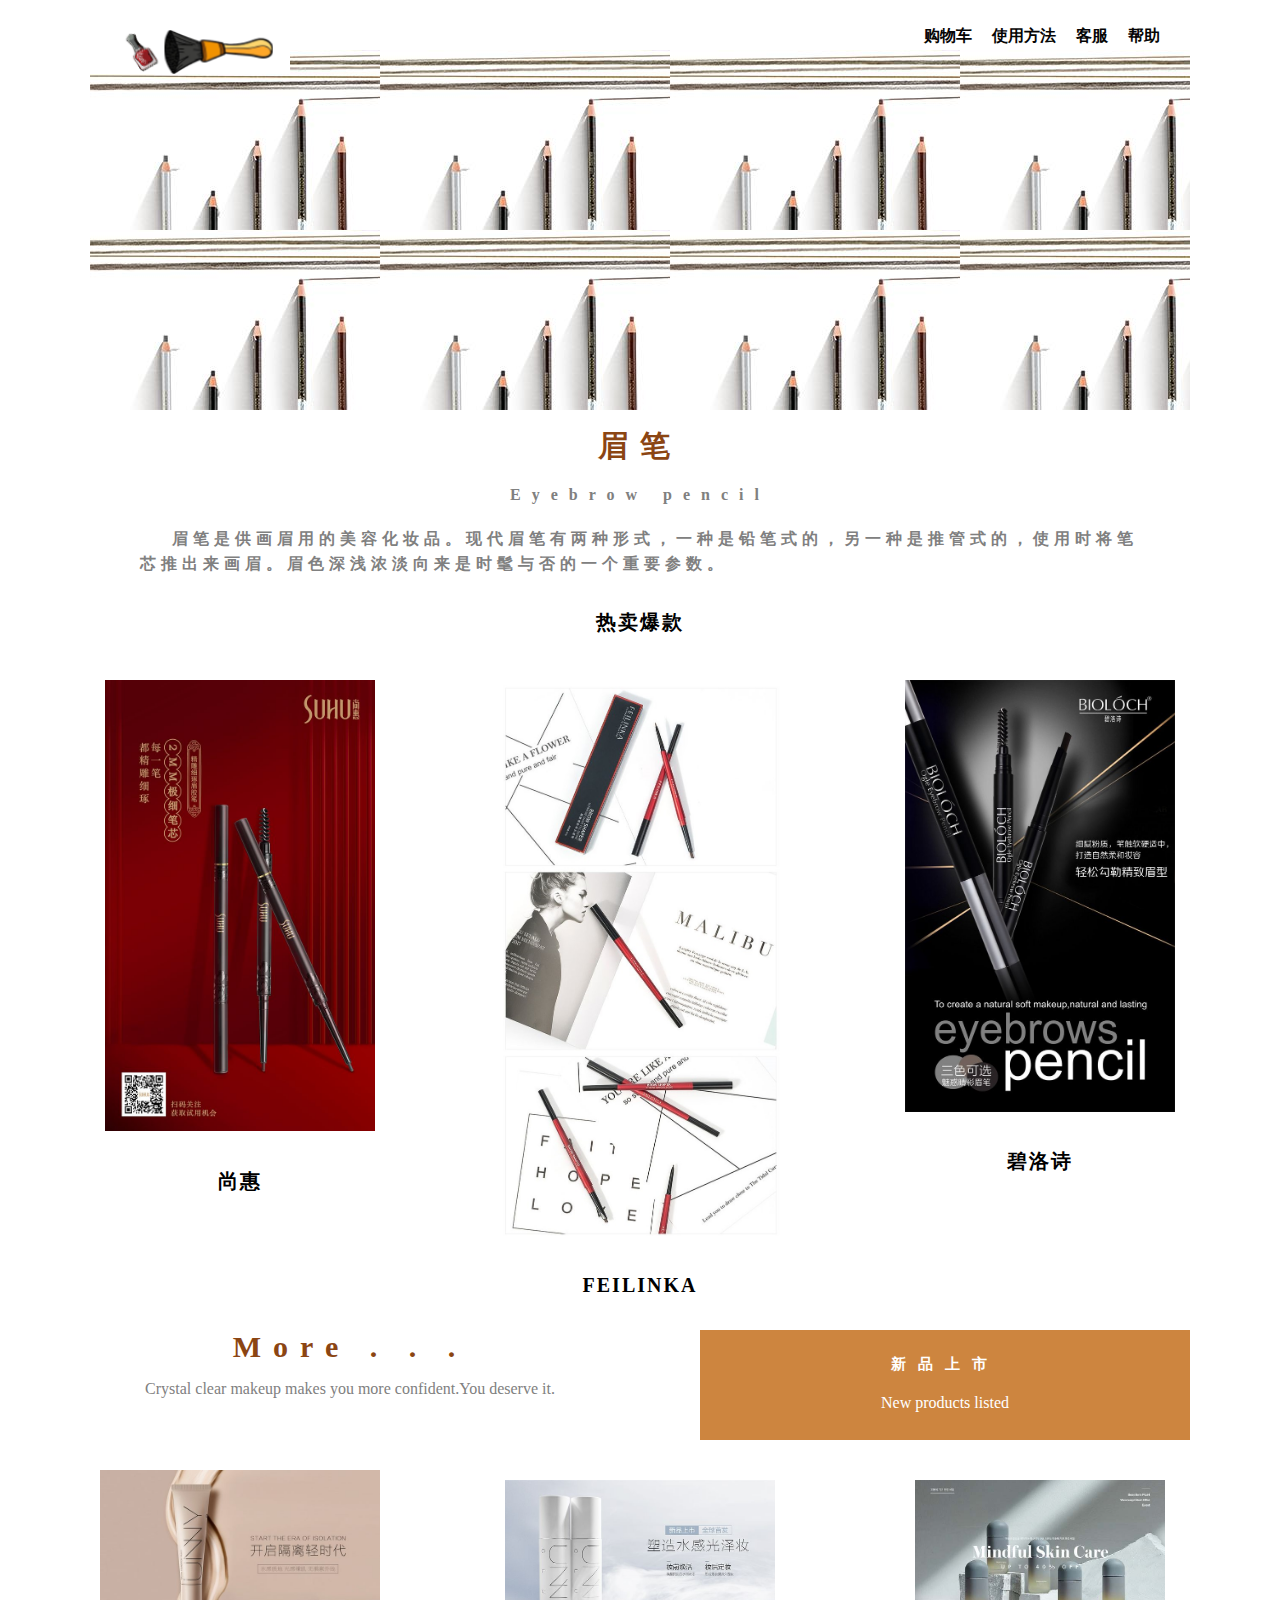
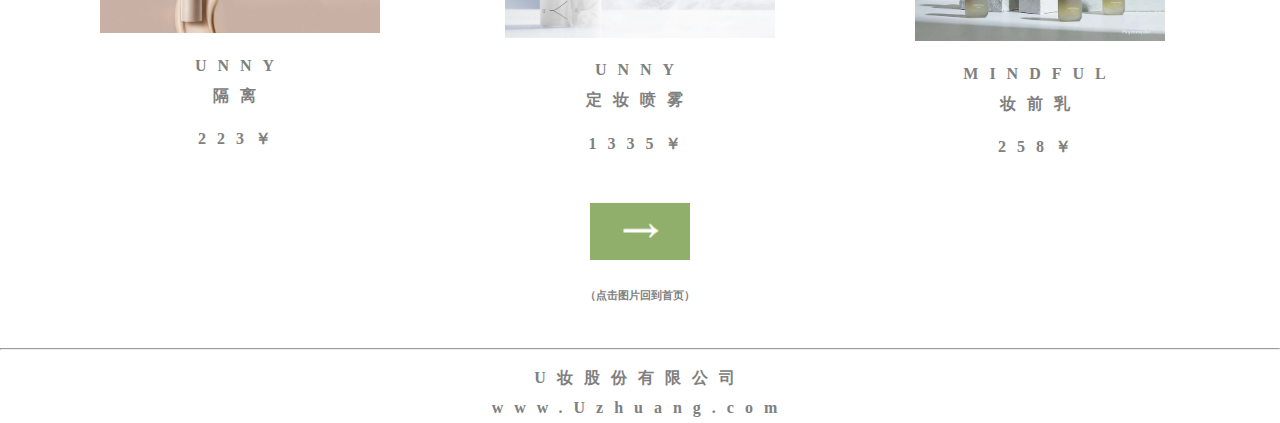
<file: meibi.html>
<!doctype html>
<html>
<head>
<meta charset="utf-8">
<title>眉笔</title>
<link rel="stylesheet" href="meibi.css">
</head>

<body>
	<header>
		<div class="top">
			<div class="top-main">
				
				<!--logo-->
				<div class="top-left">
					<img src="images/logo_03.png" width="200px;">
				</div>
				
			    <!--导航-->
				<div class="top-right">
					<span style="cursor: pointer">
					<ul>
						<b>
							<li><a>帮助</a></li>
							<li><a>客服</a></li>
							<li><a>使用方法</a></li>
							<li><a>购物车</a></li>  
						</b>
					</ul>
					</span>
				</div>
			</div>
		</div>
	</header>
	<div class="main-top">
		<div class="banner">
		</div>
		
		<!--这里我想要文字离图片稍微远一点，但不知是否为规范操作-->
		<p></p>
		
		<h1>眉笔
		</h1>
		<h2>
			Eyebrow pencil
		</h2>
		<h3>眉笔是供画眉用的美容化妆品。现代眉笔有两种形式，一种是铅笔式的，另一种是推管式的，使用时将笔芯推出来画眉。眉色深浅浓淡向来是时髦与否的一个重要参数。
		</h3>
		<h5>热卖爆款</h5>
	</div>
	
	<!--页面布局三列-->
	<div class="main">
		<div class="left">
			<img src="images/眉笔05.jpg" width="270px;">
			<h5>尚惠</h5>
			<h3>
			</h3>
		</div>
		
		<div class="middle">
			<img src="images/眉笔02.jpg" width="280px;">
			<h5>FEILINKA</h5>
			<h3>
			</h3>
		</div>
		
		<div class="right">
			<img src="images/眉笔03.jpg" width="270px;">
			<h5>碧洛诗</h5>
			<h3>
			</h3>
		</div>
	</div>
	
	<!--空白过度-->
	<div class="nav"></div>
	
	<!--两个标记过度-->
	<div class="main">
		<article> 
            <h1>More . . .</h1> 
            <p>Crystal clear makeup makes you more confident.You deserve it.
			</p> 
        </article> 
        <aside> 
            <h4>新品上市</h4> 
            <p>New products listed</p>  
        </aside> 
		
		<!--页面布局三列-->
		<div class="left">
			<img src="images/妆前乳02.jpg" width="280px;">
			<h2>UNNY<br>隔离
			</h2>
			<h2>223￥</h2>
		</div>
		
		<div class="middle">
			<img src="images/妆前乳03.jpg" width="270px;">
			<h2>UNNY<br>定妆喷雾</h2>
			<h2>1335￥</h2>
			<a href="index.html">
				<img src="images/20.png" width="100px;">
			</a>
			<h6>（点击图片回到首页）</h6>
		</div>
		
		<div class="right">
			<img src="images/妆前乳04.jpg" width="250px;">
			<h2>MINDFUL<br>妆前乳
			</h2>
			<h2>258￥</h2>
		</div>
		
	</div>

	<hr>
	
	<!--页脚-->
	<div class="footer">
		<section>
			<h2>U妆股份有限公司<br>
				www.Uzhuang.com
			</h2>
		</section>
	</div>
</body>
</html>
</file>
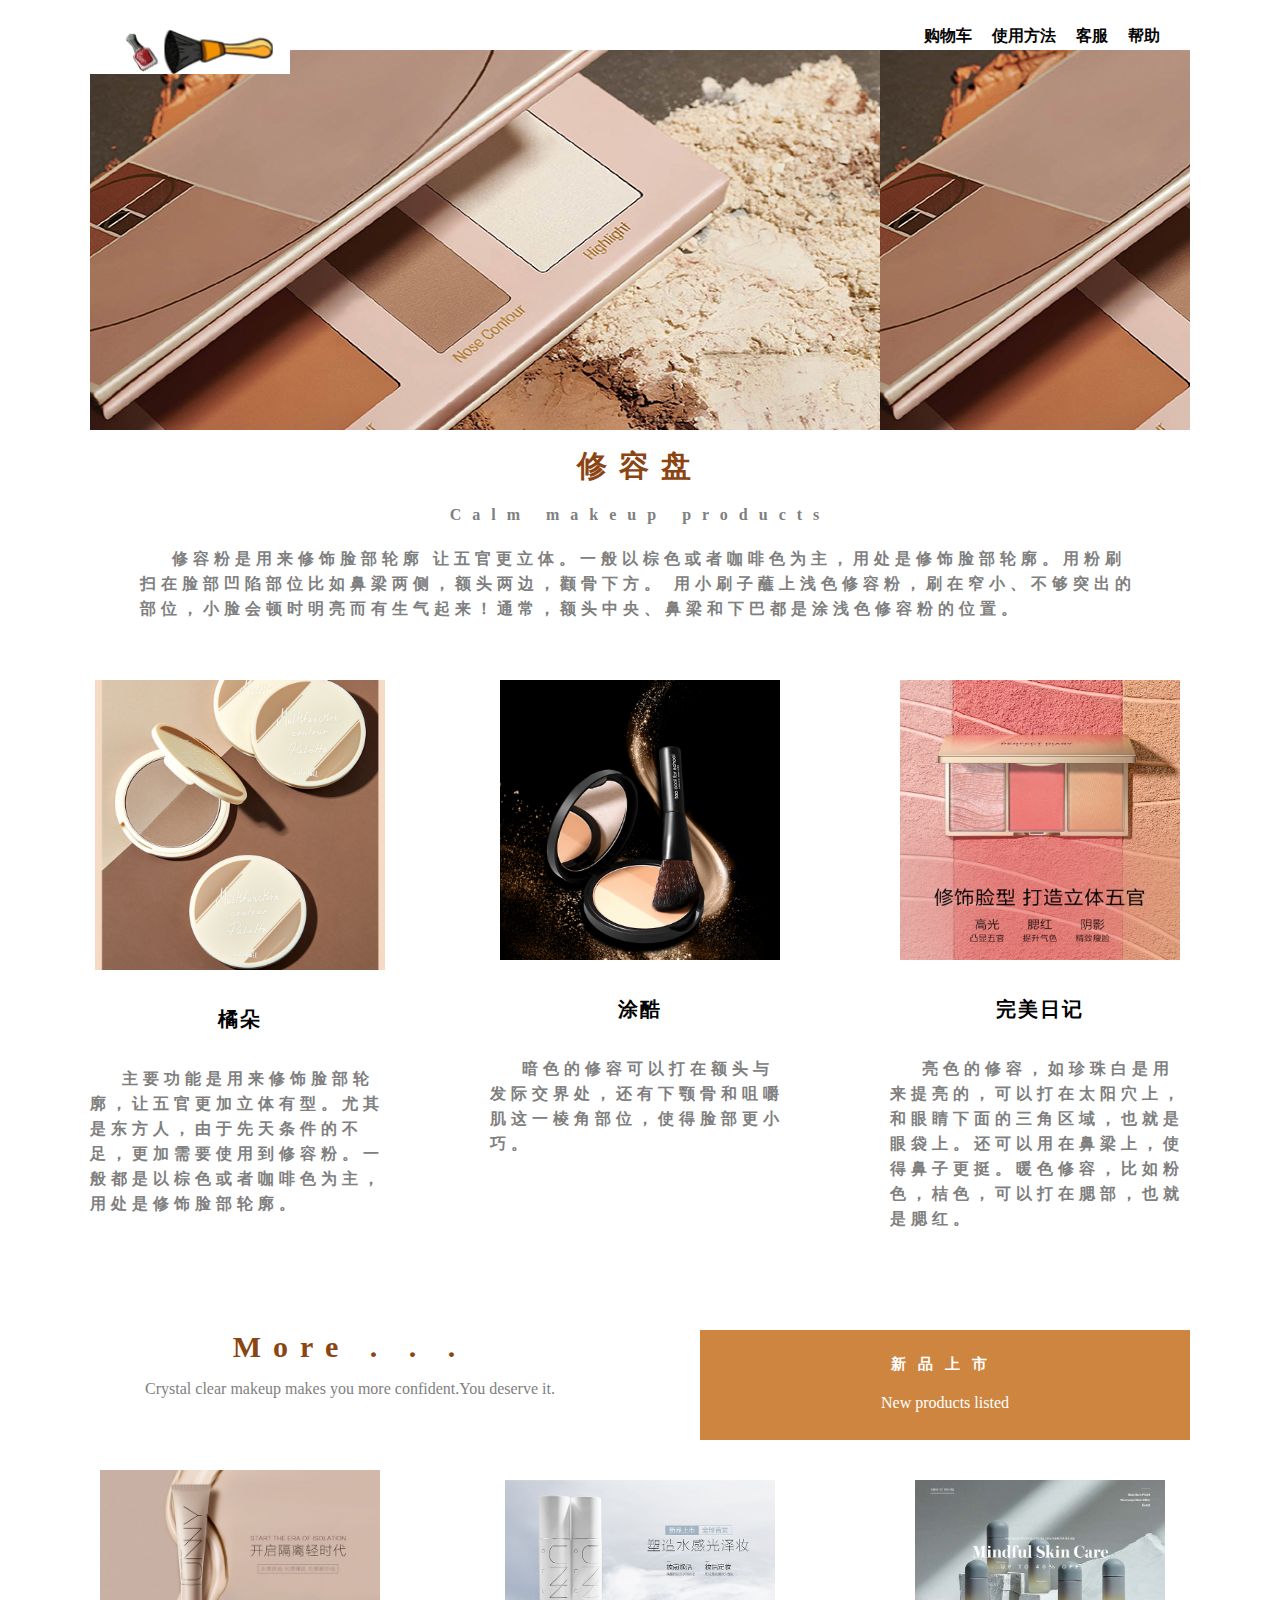
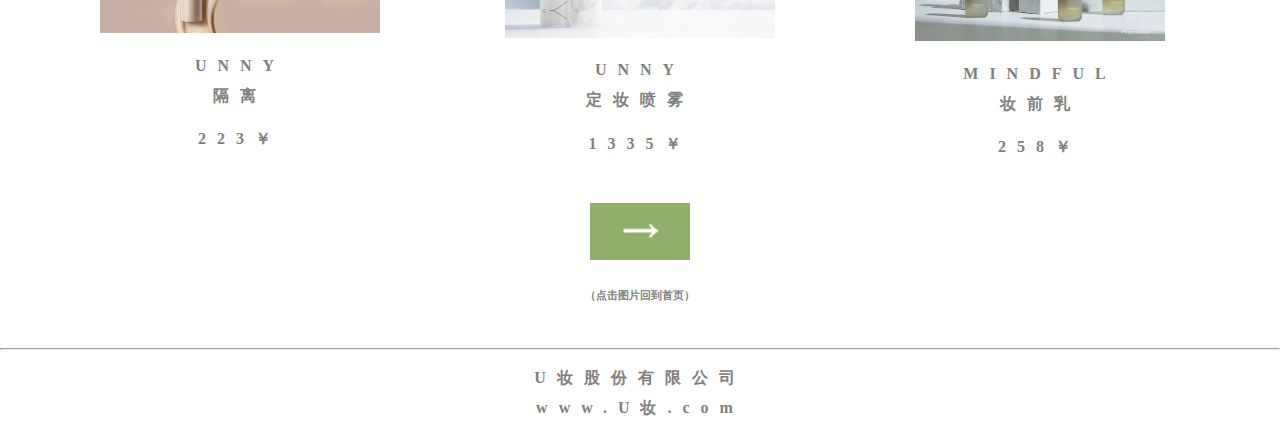
<file: xiurong.html>
<!doctype html>
<html>
<head>
<meta charset="utf-8">
<title>修容</title>
<link rel="stylesheet" href="xiurong.css">
</head>

<body>
	<header>
		<div class="top">
			<div class="top-main">
				
				<!--logo-->
				<div class="top-left">
					<img src="images/logo_03.png" width="200px;">
				</div>
				
			    <!--导航-->
				<div class="top-right">
					<span style="cursor: pointer">
					<ul>
						<b>
							<li><a>帮助</a></li>
							<li><a>客服</a></li>
							<li><a>使用方法</a></li>
							<li><a>购物车</a></li>
						</b>
					</ul>
					</span>
				</div>
			</div>
		</div>
	</header>
	<div class="main-top">
		<div class="banner">
		</div>
		
		<!--这里我想要文字离图片稍微远一点，但不知是否为规范操作-->
		<p></p>
		
		<h1>修容盘</h1>
		<h2>
			Calm makeup products
		</h2>
		<h3>修容粉是用来修饰脸部轮廓 让五官更立体。一般以棕色或者咖啡色为主，用处是修饰脸部轮廓。用粉刷扫在脸部凹陷部位比如鼻梁两侧，额头两边，颧骨下方。 用小刷子蘸上浅色修容粉，刷在窄小、不够突出的部位，小脸会顿时明亮而有生气起来！通常，额头中央、鼻梁和下巴都是涂浅色修容粉的位置。

		</h3>
	</div>
	
	<!--页面布局三列-->
	<div class="main">
		<div class="left">
			<img src="images/修容1.jpg" width="290px;">
			<h5>橘朵</h5>
			<h3>主要功能是用来修饰脸部轮廓，让五官更加立体有型。尤其是东方人，由于先天条件的不足，更加需要使用到修容粉。一般都是以棕色或者咖啡色为主，用处是修饰脸部轮廓。
			</h3>
		</div>
		
		<div class="middle">
			<img src="images/修容2.jpg" width="280px;">
			<h5>涂酷</h5>
			<h3>暗色的修容可以打在额头与发际交界处，还有下颚骨和咀嚼肌这一棱角部位，使得脸部更小巧。
			</h3>
		</div>
		
		<div class="right">
			<img src="images/修容3.jpg" width="280px;">
			<h5>完美日记</h5>
			<h3>亮色的修容，如珍珠白是用来提亮的，可以打在太阳穴上，和眼睛下面的三角区域，也就是眼袋上。还可以用在鼻梁上，使得鼻子更挺。暖色修容，比如粉色，桔色，可以打在腮部，也就是腮红。
			</h3>
		</div>
	</div>
	
	<!--空白过度-->
	<div class="nav"></div>
	
	<!--两个标记过度-->
	<div class="main">
		<article> 
            <h1>More . . .</h1> 
            <p>Crystal clear makeup makes you more confident.You deserve it.
			</p> 
        </article> 
        <aside> 
            <h4>新品上市</h4> 
            <p>New products listed</p>  
        </aside> 
		
		<!--页面布局三列-->
		<div class="left">
			<img src="images/妆前乳02.jpg" width="280px;">
			<h2>UNNY<br>隔离
			</h2>
			<h2>223￥</h2>
		</div>
		
		<div class="middle">
			<img src="images/妆前乳03.jpg" width="270px;">
			<h2>UNNY<br>定妆喷雾</h2>
			<h2>1335￥</h2>
			<a href="index.html">
				<img src="images/20.png" width="100px;">
			</a>
			<h6>（点击图片回到首页）</h6>
		</div>
		
		<div class="right">
			<img src="images/妆前乳04.jpg" width="250px;">
			<h2>MINDFUL<br>妆前乳
			</h2>
			<h2>258￥</h2>
		</div>
		
	</div>

	<hr>
	
	<!--页脚-->
	<div class="footer">
		<section>
			<h2>U妆股份有限公司<br>
				www.U妆.com
			</h2>
		</section>
	</div>
</body>
</html>
</file>
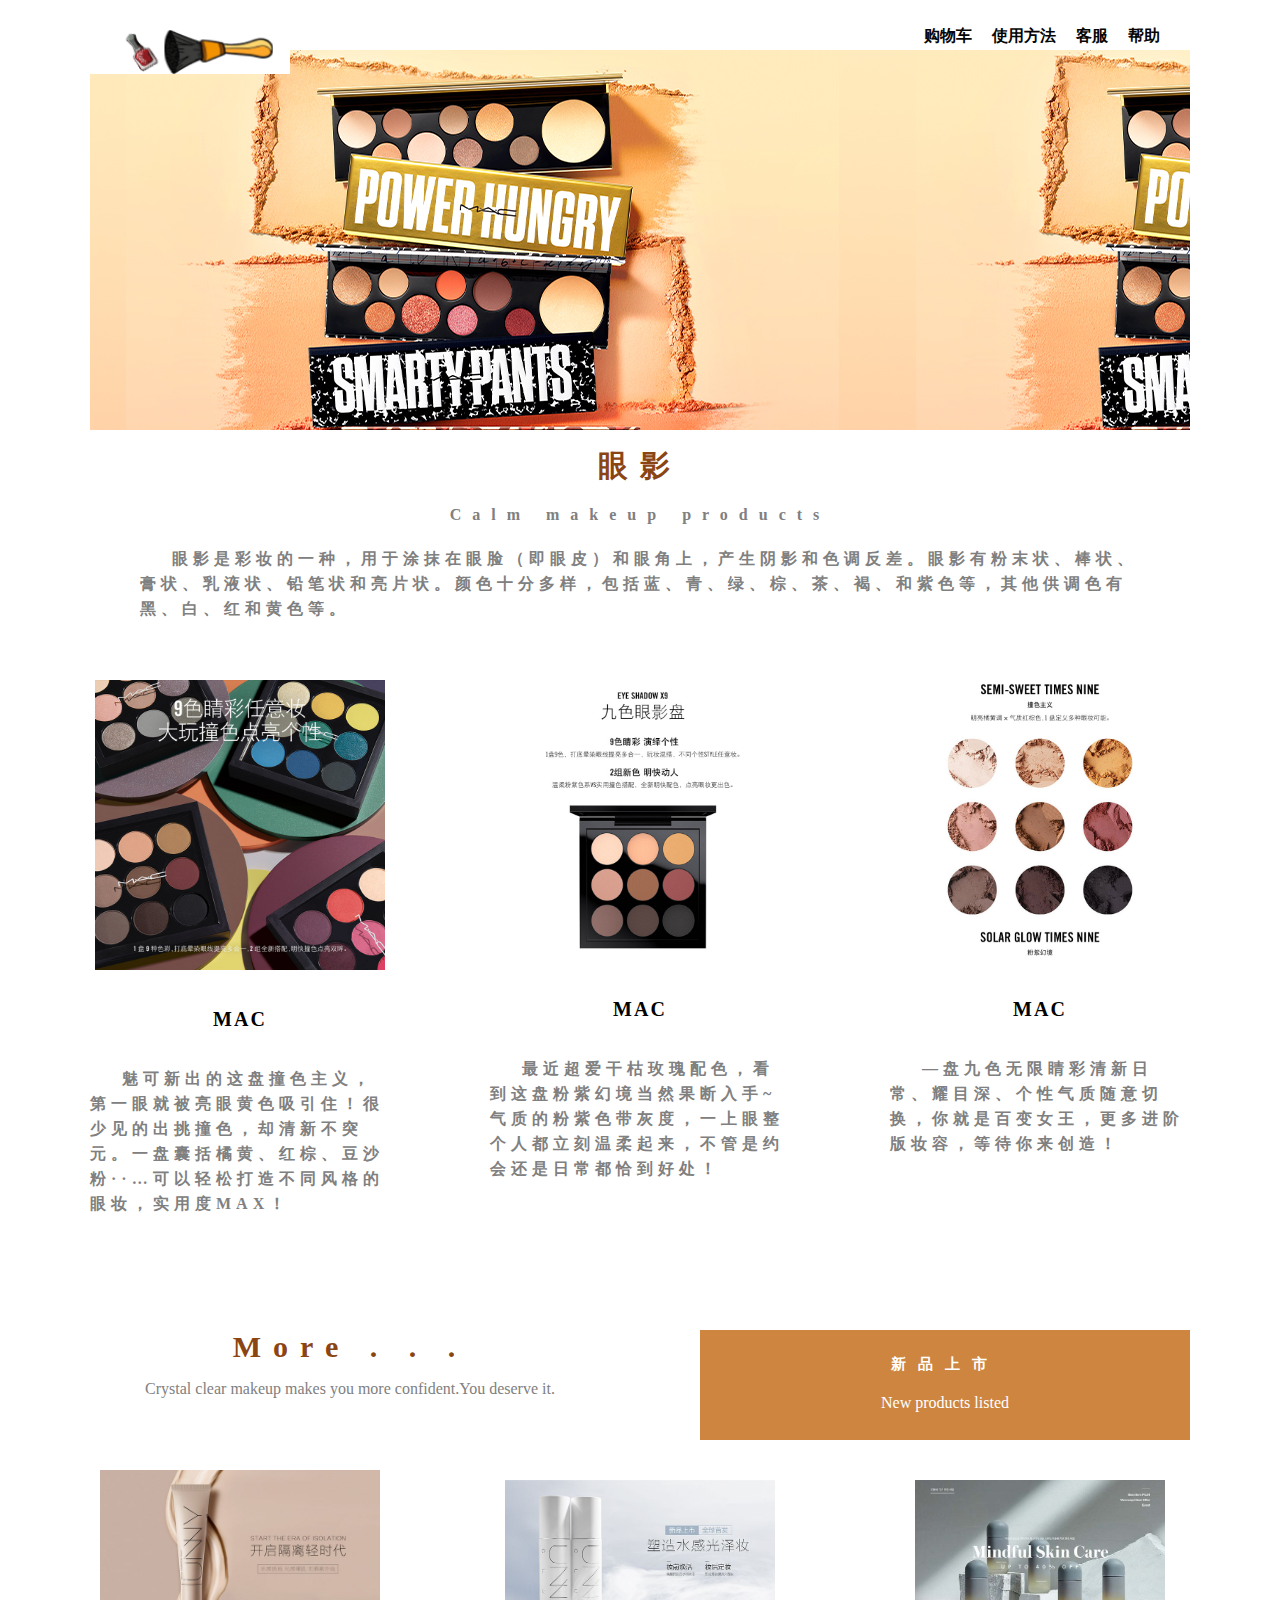
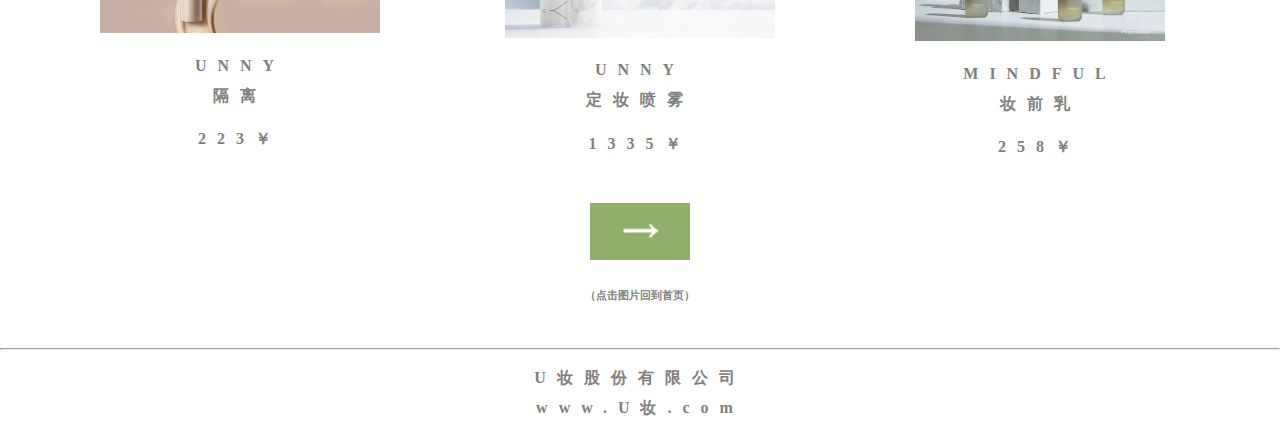
<file: yanying.html>
<!doctype html>
<html>
<head>
<meta charset="utf-8">
<title>眼影</title>
<link rel="stylesheet" href="yanying.css">
</head>

<body>
	<header>
		<div class="top">
			<div class="top-main">
				
				<!--logo-->
				<div class="top-left">
					<img src="images/logo_03.png" width="200px;">
				</div>
				
			    <!--导航-->
				<div class="top-right">
					<span style="cursor: pointer">
					<ul>
						<b>
							<li><a>帮助</a></li>
							<li><a>客服</a></li>
							<li><a>使用方法</a></li>
							<li><a>购物车</a></li>
						</b>
					</ul>
					</span>
				</div>
			</div>
		</div>
	</header>
	<div class="main-top">
		<div class="banner">
		</div>
		
		<!--这里我想要文字离图片稍微远一点，但不知是否为规范操作-->
		<p></p>
		
		<h1>眼影</h1>
		<h2>
			Calm makeup products
		</h2>
		<h3>眼影是彩妆的一种，用于涂抹在眼脸（即眼皮）和眼角上，产生阴影和色调反差。眼影有粉末状、棒状、膏状、乳液状、铅笔状和亮片状。颜色十分多样，包括蓝、青、绿、棕、茶、褐、和紫色等，其他供调色有黑、白、红和黄色等。

		</h3>
	</div>
	
	<!--页面布局三列-->
	<div class="main">
		<div class="left">
			<img src="images/眼影1.jpg" width="290px;">
			<h5>MAC</h5>
			<h3>魅可新出的这盘撞色主义，第一眼就被亮眼黄色吸引住！很少见的出挑撞色，却清新不突元。一盘囊括橘黄、红棕、豆沙粉··…可以轻松打造不同风格的眼妆，实用度MAX！
				<p></p>
			</h3>
		</div>
		
		<div class="middle">
			<img src="images/眼影2.jpg" width="280px;">
			<h5>MAC</h5>
			<h3>最近超爱干枯玫瑰配色，看到这盘粉紫幻境当然果断入手~气质的粉紫色带灰度，一上眼整个人都立刻温柔起来，不管是约会还是日常都恰到好处！
			</h3>
		</div>
		
		<div class="right">
			<img src="images/眼影3.jpg" width="280px;">
			<h5>MAC</h5>
			<h3>—盘九色无限睛彩清新日常、耀目深、个性气质随意切换，你就是百变女王，更多进阶版妆容，等待你来创造！
			</h3>
		</div>
	</div>
	
	<!--空白过度-->
	<div class="nav"></div>
	
	<!--两个标记过度-->
	<div class="main">
		<article> 
            <h1>More . . .</h1> 
            <p>Crystal clear makeup makes you more confident.You deserve it.
			</p> 
        </article> 
        <aside> 
            <h4>新品上市</h4> 
            <p>New products listed</p>  
        </aside> 
		
		<!--页面布局三列-->
		<div class="left">
			<img src="images/妆前乳02.jpg" width="280px;">
			<h2>UNNY<br>隔离
			</h2>
			<h2>223￥</h2>
		</div>
		
		<div class="middle">
			<img src="images/妆前乳03.jpg" width="270px;">
			<h2>UNNY<br>定妆喷雾</h2>
			<h2>1335￥</h2>
			<a href="index.html">
				<img src="images/20.png" width="100px;">
			</a>
			<h6>（点击图片回到首页）</h6>
		</div>
		
		<div class="right">
			<img src="images/妆前乳04.jpg" width="250px;">
			<h2>MINDFUL<br>妆前乳
			</h2>
			<h2>258￥</h2>
		</div>
		
	</div>

	<hr>
	
	<!--页脚-->
	<div class="footer">
		<section>
			<h2>U妆股份有限公司<br>
				www.U妆.com
			</h2>
		</section>
	</div>
</body>
</html>
</file>
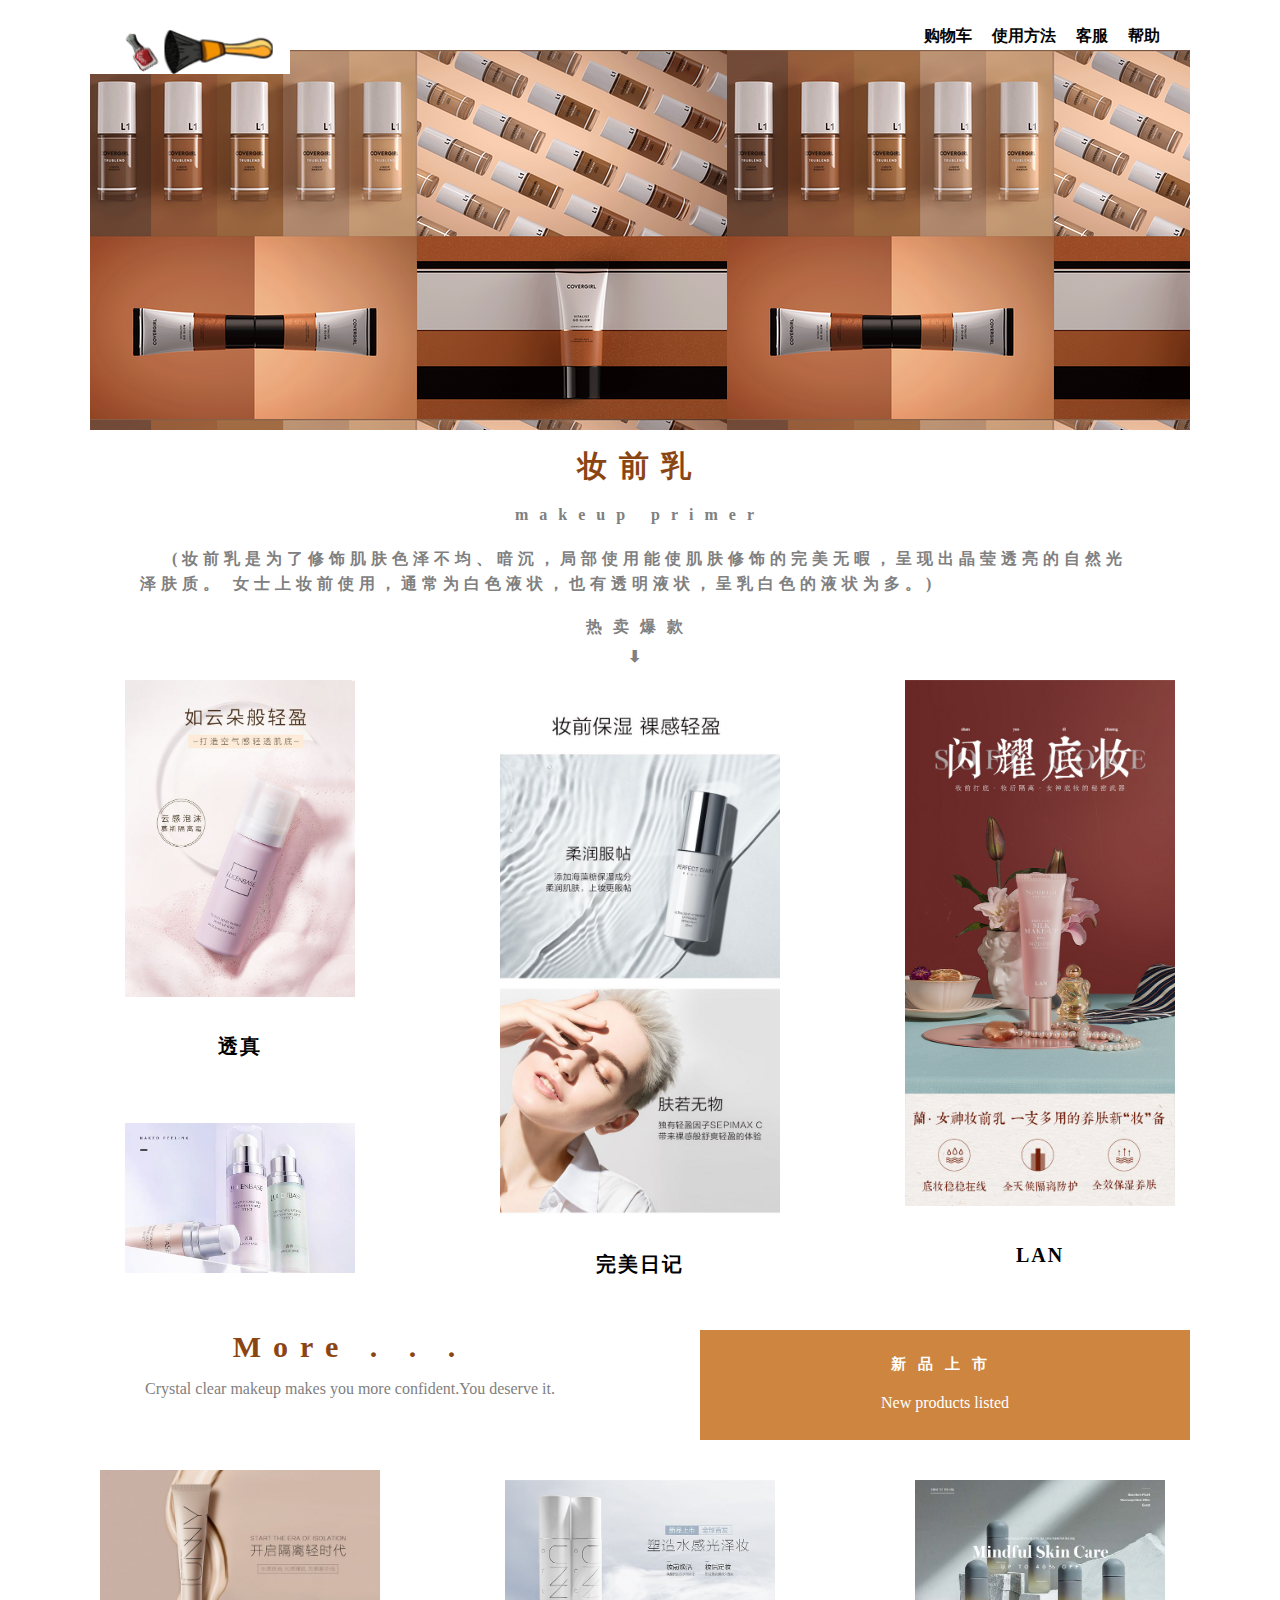
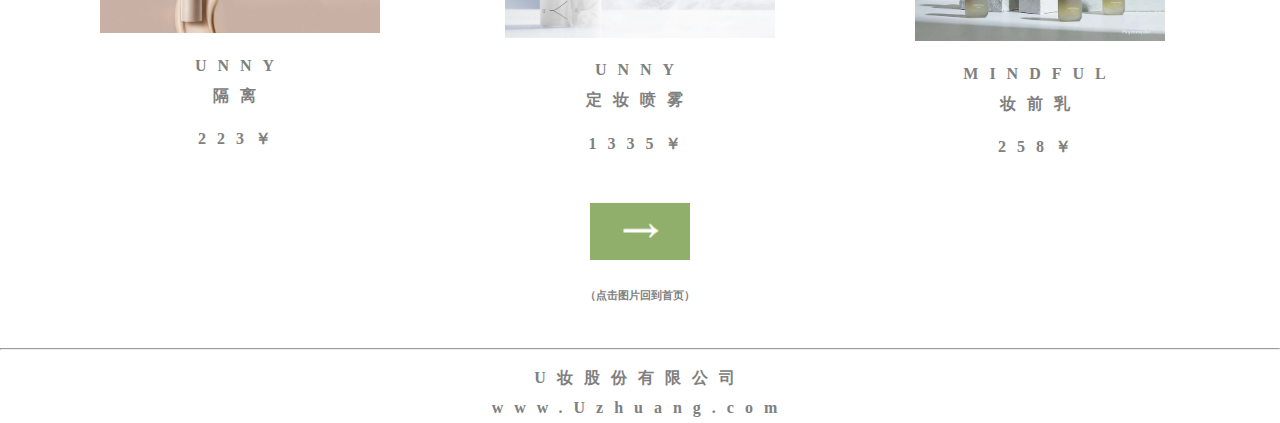
<file: zhuangqian.html>
<!doctype html>
<html>
<head>
<meta charset="utf-8">
<title>妆前乳</title>
<link rel="stylesheet" href="zhuangqian.css">
</head>

<body>
	<header>
		<div class="top">
			<div class="top-main">
				
				<!--logo-->
				<div class="top-left">
					<img src="images/logo_03.png" width="200px;">
				</div>
				
			    <!--导航-->
				<div class="top-right">
					<span style="cursor: pointer">
					<ul>
						<b>
							<li><a>帮助</a></li>
							<li><a>客服</a></li>
							<li><a>使用方法</a></li>
							<li><a>购物车</a></li>
						</b>
					</ul>
					</span>
				</div>
			</div>
		</div>
	</header>
	<div class="main-top">
		<div class="banner">
		</div>
		
		<!--这里我想要文字离图片稍微远一点，但不知是否为规范操作-->
		<p></p>
		
		<h1>妆前乳</h1>
		<h2>
			makeup primer
		</h2>
		<h3>(妆前乳是为了修饰肌肤色泽不均、暗沉，局部使用能使肌肤修饰的完美无暇，呈现出晶莹透亮的自然光泽肤质。 女士上妆前使用，通常为白色液状，也有透明液状，呈乳白色的液状为多。)
		</h3>
		<h2>热卖爆款<br>⬇
		</h2>
	</div>
	
	<!--页面布局三列-->
	<div class="main">
		<div class="left">
			<img src="images/透真妆前乳.jpg" width="230px;">
			<h5>透真</h5>
			<img src="images/透真妆前乳02.jpg" width="230px;">
		</div>
		
		<div class="middle">
			<img src="images/完美日记妆前乳.jpg" width="280px;">
			<h5>完美日记</h5>
		</div>
		
		<div class="right">
			<img src="images/兰妆前乳.png" width="270px;">
			<h5>LAN</h5>
			<h3>
				<p>
				</p>
			</h3>
		</div>
	</div>
	
	<!--空白过度-->
	<div class="nav"></div>
	
	<!--两个标记过度-->
	<div class="main">
		<article> 
            <h1>More . . .</h1> 
            <p>Crystal clear makeup makes you more confident.You deserve it.
			</p> 
        </article> 
        <aside> 
            <h4>新品上市</h4> 
            <p>New products listed</p>  
        </aside> 
		
		<!--页面布局三列-->
		<div class="left">
			<img src="images/妆前乳02.jpg" width="280px;">
			<h2>UNNY<br>隔离
			</h2>
			<h2>223￥</h2>
		</div>
		
		<div class="middle">
			<img src="images/妆前乳03.jpg" width="270px;">
			<h2>UNNY<br>定妆喷雾</h2>
			<h2>1335￥</h2>
			<a href="index.html">
				<img src="images/20.png" width="100px;">
			</a>
			<h6>（点击图片回到首页）</h6>
		</div>
		
		<div class="right">
			<img src="images/妆前乳04.jpg" width="250px;">
			<h2>MINDFUL<br>妆前乳
			</h2>
			<h2>258￥</h2>
		</div>
		
	</div>

	<hr>
	
	<!--页脚-->
	<div class="footer">
		<section>
			<h2>U妆股份有限公司<br>
				www.Uzhuang.com
			</h2>
		</section>
	</div>
</body>
</html>
</file>
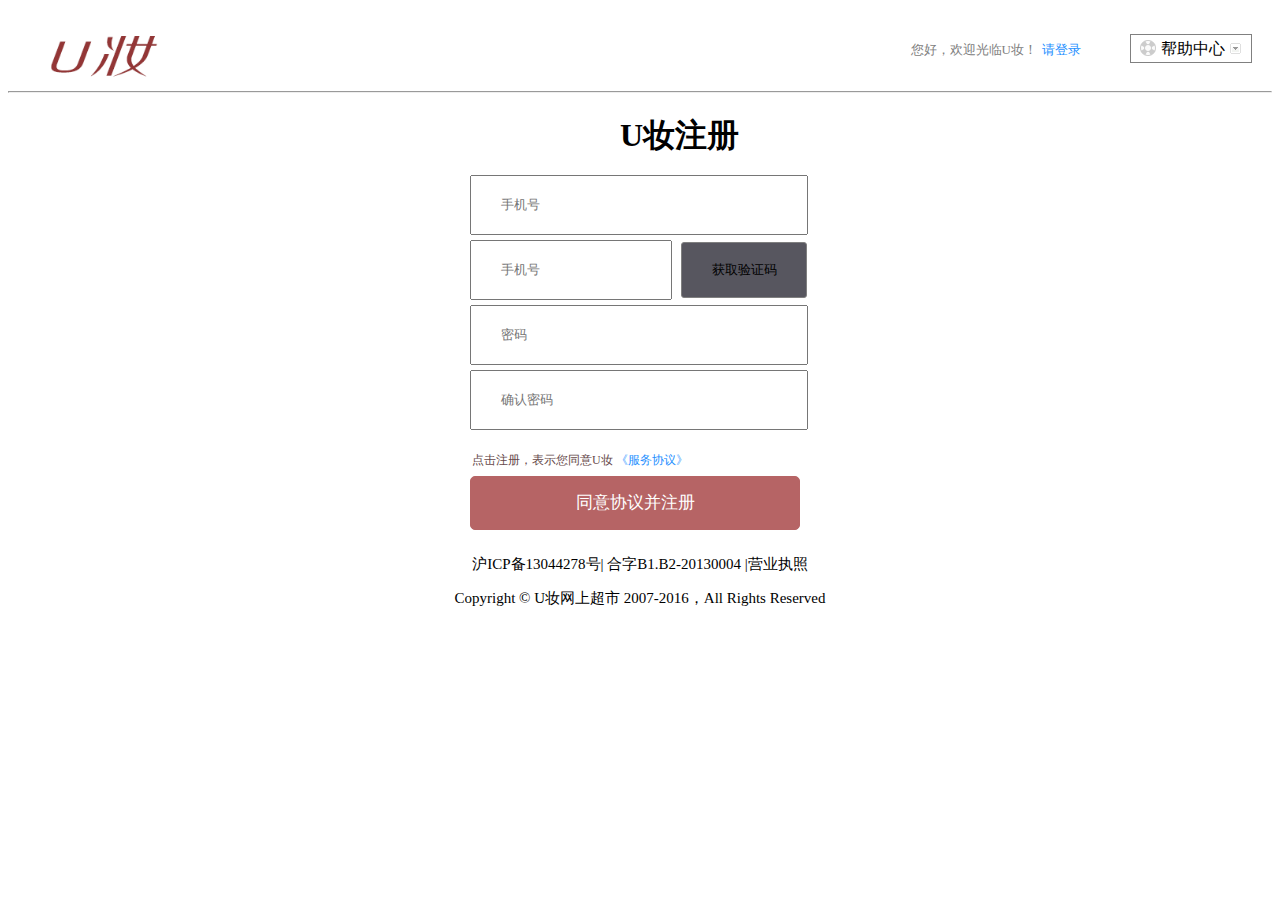
<file: zhuce.html>
<!DOCTYPE html>
<html lang="en">
<head>
<meta charset="UTF-8">
<title>注册</title>
<style>
        a {
            text-decoration: none;
        }
        header{
            overflow: hidden;
        }
        header .one img{
            width: 145px;
            height: 55px;
            float: left;
            margin-left: 20px;
            margin-top: 20px;
        }
        header .two{
            float: right;
            margin-right: 20px;
            margin-top: 20px;
        }
        header p{
            display: inline-block;
            margin-right: 40px;
            color: grey;
            font-size: 13px;
            font-weight: lighter;
        }
        header a{
            border: 1px grey solid;
            padding: 5px;
            color: dodgerblue;
        }
        header p a{
            border: none;
        }
        header p a:hover{
 
            color: orangered;
        }
        header .two a:nth-child(2){
            color: black;
        }
        header a span img{
            position: relative;
            top: 3px;
            margin: 0px 3px;
        }
        input{
            width: 330px;
            height: 54px;
            margin: 10px;
            text-indent: 2em;
            margin-top: -5px;
        }
        .num1{
            width: 194px;
        }
        .num2{
            width: 126px;
            height: 56px;
            margin-left: -5px;
            text-indent: 0em;
            background-color: #57565f;
            border: 1px solid grey;
            border-radius: 3px;
        }
        section p{
            font-size: 12px;
            text-indent: 1em;
            color:#674A4B;
        }
        section a{
            color: dodgerblue;
        }
        section .num3{
            background-color:#B66465;
            border: 1px solid #B66465;
            border-radius: 5px;
            text-indent: 0em;
            font-size: 17px;
            color: white;
        }
        h1{
            text-indent: 5em;
        }
        section{
            width: 360px;
            margin: 0px auto;
        }
        footer p{
            text-align: center;
            font-size: 15px;
        }
        footer p a{
            color: black;
        }

    </style>
</head>
<body>
<header>
    <div class="one">
        <img src="images/loginlogo.jpg">
    </div>
    <div class="two">
        <p>您好，欢迎光临U妆！<a href="#">请登录</a></p>
        <a href="#"><span><img src="images/runbun.png"></span>帮助中心<span><img src="images/turnb.png"></span></a>
    </div>
 
</header>
<hr>
<section>
    <div>
        <h1>U妆注册</h1>
        <form method="get" action="#">
            <input type="text" placeholder="手机号"><br>
            <input type="text" placeholder="手机号" class="num1">
            <input type="submit" value="获取验证码" class="num2"><br>
            <input type="password" placeholder="密码"><br>
            <input type="password" placeholder="确认密码"><br>
            <p>点击注册，表示您同意U妆 <a href="#">《服务协议》</a></p>
            <input type="submit" value="同意协议并注册" class="num3">
        </form>
    </div>
</section>
<footer>
    <p><a href="#">沪ICP备13044278号</a>|  合字B1.B2-20130004  |<a href="#">营业执照</a></p>
    <p>Copyright © U妆网上超市 2007-2016，All Rights Reserved</p>
</footer>
</body>
</html>
</file>
<file: index.css>
* {
    margin: 0;
    padding: 0;
}
ul {
    list-style: none;		
}
.clearfix:before, .clearfix:after {
    display: table;
    content: "";
}
.clearfix:after {
    clear: both;
}
.clearfix {
    *zoom: 1;
}
a {
    text-decoration: none;
    color: #050505;
    box-sizing: border-box;
}
/*导航*/
a:hover{
	color: cadetblue;
}
a:active{
	color: yellow;
}
input {
    border: 0px;
    box-sizing: border-box;
}
.container {
    width: 1200px;
    margin: 0 auto;
}
body {
    background-color: #f4f5f9;
}
header {
    height: 100px;
    background-color: #f4f5f9;
    overflow: hidden; 
}
nav {
    width: 1200px;
    height: 42px;
    margin: 30px auto 0px;
    background-color: #f4f5f9;
}
.logo {
    float: left;
    margin-right: 50px;
}
.navbar {
    float: left;
    height: 42px;
    line-height: 42px;	
}
.navbar ul li {
    float: left;
    font-size: 20px;
}
.navbar ul li a {
    padding: 0 8px;	
    display: block; 
}
.navbar ul li a:hover {
    border-bottom: 2px solid #00a4ff;
}
.search {
    width: 411px;
    height: 40px;
    float: right;
    border: 1px solid #00a4ff;
    margin-right: 30px;
}
.search input[type=text] {
    width: 361px;
    height: 40px;
    padding-left: 20px;
    float: left;
}
.search input[type=submit] {
    width: 50px;
    height: 40px;
    float: left;
    background-image: url(images/search_06.png);
}
.personal {
    height: 40px;
    line-height: 40px;
    float: right;
    margin-right: 15px;
}
.personal a img {
    width: 30px;
    height: 30px;
    margin: 0 2px -6px 12px;		
}

.banner {
    height: 420px;
    background-image: url(images/banner_03.png);
}
.banner-in {
    height: 420px;
    background-image: url(images/banner_03.png);
    position: relative;
}
.banner-left {
    width: 190px;
    height: 420px;
    background-color: rgba(0, 0, 0, 0.3);
    float: left;
}
.banner-left ul li a {
    display: block;
    font-size: 14px;
    color: #ffefd2;
    padding: 0px 20px;
    height: 45px;
    line-height: 45px;
}
.banner-left ul li a:hover {
    color: #00a4ff;
}
.banner-left ul li a span {
    float: right;
    font-family: arial;
}
.banner-right {
    width: 230px;
    height: 300px;
    background-color: #ffffff;
    float: right;
    margin-top: 50px;
}
.banner-right dl dt {
    height: 50px;
    line-height: 50px;
    text-align: center;
    background-color: #9bceeb;
    font-weight: bold;
    color: #ffffff;
    letter-spacing: 2px;
    margin-bottom: 5px;
}
.banner-right dl dd {
    width: 195px;
    height: 60px;
    margin: 0 auto;
    border-bottom: 1px solid #cccccc;
    padding-top: 12px;
    box-sizing: border-box;
}	
.banner-right dd h4 {
    color: #4e4e4e;
    font-size: 14px;
}
.banner-right dd p {
    font-size: 12px;
    color: #cccccc;
}
.banner-right dd:last-child {
    border-bottom: 0px;
}
.banner-right dd a {
    display: block;
    height: 40px;
    line-height: 40px;
    text-align: center;
    font-size: 16px;
    font-weight: 700;
    border: 1px solid #00a4ff;
    color: #00a4ff;
}
.banner-right dd a:hover {
    background-color: #00a4ff;
    color: #fff;
}

.recommend {
    height: 60px;
    background-color: #fff;
    margin-top: 8px;
    box-shadow: 0 2px 2px 1px rgba(0, 0, 0, 0.2)
}
.recommend a {
    height: 60px;
    line-height: 60px;
    padding: 0 30px;
    border-right: 1px solid #ccc;
}
.recommend a:last-child {
    border: 0px;
    float: right;
    font-size: 14px;
    color: #00a4ff;			
}
.recommend a:first-child,
.recommend a:hover {
    color: #00a4ff;
}
/*鼠标*/
span.pointer{
	cursor: pointer;
}
</file>
<file: dinghzhang.css>
@charset "utf-8";
/* CSS Document */
body,h1{margin: 0;
			padding: 0;
			color: gray;
			text-align: center;
		}
		.top{background-color: white;
			width: 100%;
			height: 50px;
		}
		.top-main{margin: 0 auto;
			width: 1100px;
			height: 50px;
		}
		.top-left{float: left;
			width: 100px;
			height: 50px
		}
		.top-right{float: right;
			width: 700px;
			height: 50px
		}
		.nav{margin: 0 auto;
			width: 1100px;
			height: 50px;
		}
		.left{float: left;
			width: 400px;
			color: green;
			height: 300px;
		}
		.right{float: right;
			width: 400px;
			height: 300px;
			color: red;
		}
		.middle{float: left;
			width: 400px;
			height: 300px;
			color: gray;
		}
		.main{width: 1200px;
			margin: 0 auto;
			height: 620px;
		}
		.main-top{width: 1100px;
			margin: 0 auto;
			height: 600px;
			
		}
		.footer{margin: 0 auto;
			width: 1200px;
			height: 60px;
		}
		/*一级标题定义*/
		h1{font-size: 30px;
			color: saddlebrown;
			letter-spacing: 12px;
			text-align: center}
		/*二级标题定义*/
		h2{font-size: 16px;
			color: gray;
			letter-spacing: 11px;
			text-align: center;
			line-height: 30px;
		}
		/*三级标题定义*/
		h3{font-size: 16px;
			line-height: 25px;
			letter-spacing: 5px;
			text-align: left;
			text-indent: 2em;
			margin-left: 50px;
			margin-right: 50px;
			color: grey;
		}
		/*四级标题定义*/
		h4{font-size: 15px;
			letter-spacing: 12px;
			text-align: center;
		}
		/*五级标题定义*/
		h5{font-size: 20px;
			line-height: 25px;
			letter-spacing: 2px;
			text-align: center;
			color: black;
		}
		/*导航设置*/  
		ul{list-style: none;
			margin-right: 20px;
		}
		ul li{float: right;
			margin: 10px;
		}
		/*封面大图*/
		.banner{height: 380px;
			background-image: url(images/定妆.png)
			}
		/*页眉设置*/
		.header{
			width: 1100px;
			height: 50px;
		}
		/*中间过渡布局*/
		article{
			float: left;
			width: 50%;
			padding: 10px;
			height: 100px;
		}
		aside{
			float: right;
			width: 40%;
			background-color: peru;
			color: white;
			padding: 5px;
			height: 100px;
			margin: 10px;
			margin-right: 50px;
		}
		/*图片排版设置*/
		img{margin-top: 30px;
		}
		/*导航属性*/
		a {
			text-decoration: none;
			color: #050505;
			box-sizing: border-box;
		}
		a:hover{
			color: cadetblue;
		}
		/*鼠标*/
		span.pointer{
			cursor: pointer;
		}
</file>
<file: fendiye.css>
@charset "utf-8";
/* CSS Document */
/*页面布局*/
		body,h1{margin: 0;
			padding: 0;
			color: gray;
			text-align: center;
		}
		.top{background-color: white;
			width: 100%;
			height: 50px;
		}
		.top-main{margin: 0 auto;
			width: 1100px;
			height: 50px;
		}
		.top-left{float: left;
			width: 100px;
			height: 50px
		}
		.top-right{float: right;
			width: 700px;
			height: 50px
		}
		.nav{margin: 0 auto;
			width: 1100px;
			height: 50px;
		}
		.left{float: left;
			width: 400px;
			color: green;
			height: 300px;
		}
		.right{float: right;
			width: 400px;
			height: 300px;
			color: red;
		}
		.middle{float: left;
			width: 400px;
			height: 300px;
			color: gray;
		}
		.main{width: 1200px;
			margin: 0 auto;
			height: 620px;
		}
		.main-top{width: 1100px;
			margin: 0 auto;
			height: 600px;
			
		}
		.footer{margin: 0 auto;
			width: 1200px;
			height: 60px;
		}
		/*一级标题定义*/
		h1{font-size: 30px;
			color: saddlebrown;
			letter-spacing: 12px;
			text-align: center}
		/*二级标题定义*/
		h2{font-size: 16px;
			color: gray;
			letter-spacing: 11px;
			text-align: center;
			line-height: 30px;
		}
		/*三级标题定义*/
		h3{font-size: 16px;
			line-height: 25px;
			letter-spacing: 5px;
			text-align: left;
			text-indent: 2em;
			margin-left: 50px;
			margin-right: 50px;
			color: grey;
		}
		/*四级标题定义*/
		h4{font-size: 15px;
			letter-spacing: 12px;
			text-align: center;
		}
		/*五级标题定义*/
		h5{font-size: 20px;
			line-height: 25px;
			letter-spacing: 2px;
			text-align: center;
			color: black;
		}
		/*导航设置*/  
		ul{list-style: none;
			margin-right: 20px;
		}
		ul li{float: right;
			margin: 10px;
		}
		/*封面大图*/
		.banner{height: 380px;
			background-image: url(images/粉底液.jpg)
			}
		/*页眉设置*/
		.header{
			width: 1100px;
			height: 50px;
		}
		/*中间过渡布局*/
		article{
			float: left;
			width: 50%;
			padding: 10px;
			height: 100px;
		}
		aside{
			float: right;
			width: 40%;
			background-color: peru;
			color: white;
			padding: 5px;
			height: 100px;
			margin: 10px;
			margin-right: 50px;
		}
		/*图片排版设置*/
		img{margin-top: 30px;
		}
		/*导航属性*/
		a {
			text-decoration: none;
			color: #050505;
			box-sizing: border-box;
		}
		a:hover{
			color: cadetblue;
		}
		/*鼠标*/
		span.pointer{
			cursor: pointer;
		}
</file>
<file: gaoguang.css>
@charset "utf-8";
/* CSS Document */
/*页面布局*/
		body,h1{margin: 0;
			padding: 0;
			color: gray;
			text-align: center;
		}
		.top{background-color: white;
			width: 100%;
			height: 50px;
		}
		.top-main{margin: 0 auto;
			width: 1100px;
			height: 50px;
		}
		.top-left{float: left;
			width: 100px;
			height: 50px
		}
		.top-right{float: right;
			width: 700px;
			height: 50px
		}
		.nav{margin: 0 auto;
			width: 1100px;
			height: 50px;
		}
		.left{float: left;
			width: 400px;
			color: green;
			height: 300px;
		}
		.right{float: right;
			width: 400px;
			height: 300px;
			color: red;
		}
		.middle{float: left;
			width: 400px;
			height: 300px;
			color: gray;
		}
		.main{width: 1200px;
			margin: 0 auto;
			height: 620px;
		}
		.main-top{width: 1100px;
			margin: 0 auto;
			height: 600px;
			
		}
		.footer{margin: 0 auto;
			width: 1200px;
			height: 60px;
		}
		/*一级标题定义*/
		h1{font-size: 30px;
			color: saddlebrown;
			letter-spacing: 12px;
			text-align: center}
		/*二级标题定义*/
		h2{font-size: 16px;
			color: gray;
			letter-spacing: 11px;
			text-align: center;
			line-height: 30px;
		}
		/*三级标题定义*/
		h3{font-size: 16px;
			line-height: 25px;
			letter-spacing: 5px;
			text-align: left;
			text-indent: 2em;
			margin-left: 50px;
			margin-right: 50px;
			color: grey;
		}
		/*四级标题定义*/
		h4{font-size: 15px;
			letter-spacing: 12px;
			text-align: center;
		}
		/*五级标题定义*/
		h5{font-size: 20px;
			line-height: 25px;
			letter-spacing: 2px;
			text-align: center;
			color: black;
		}
		/*导航设置*/  
		ul{list-style: none;
			margin-right: 20px;
		}
		ul li{float: right;
			margin: 10px;
		}
		/*封面大图*/
		.banner{height: 380px;
			background-image: url(images/高光.jpg)
			}
		/*页眉设置*/
		.header{
			width: 1100px;
			height: 50px;
		}
		/*中间过渡布局*/
		article{
			float: left;
			width: 50%;
			padding: 10px;
			height: 100px;
		}
		aside{
			float: right;
			width: 40%;
			background-color: peru;
			color: white;
			padding: 5px;
			height: 100px;
			margin: 10px;
			margin-right: 50px;
		}
		/*图片排版设置*/
		img{margin-top: 30px;
		}
		/*导航属性*/
		a {
			text-decoration: none;
			color: #050505;
			box-sizing: border-box;
		}
		a:hover{
			color: cadetblue;
		}
		/*鼠标*/
		span.pointer{
			cursor: pointer;
		}
</file>
<file: kouhong.css>
@charset "utf-8";
/* CSS Document */
/*页面布局*/
		body,h1{margin: 0;
			padding: 0;
			color: gray;
			text-align: center;
		}
		.top{background-color: white;
			width: 100%;
			height: 50px;
		}
		.top-main{margin: 0 auto;
			width: 1100px;
			height: 50px;
		}
		.top-left{float: left;
			width: 100px;
			height: 50px
		}
		.top-right{float: right;
			width: 700px;
			height: 50px
		}
		.nav{margin: 0 auto;
			width: 1100px;
			height: 50px;
		}
		.left{float: left;
			width: 400px;
			color: green;
			height: 300px;
		}
		.right{float: right;
			width: 400px;
			height: 300px;
			color: red;
		}
		.middle{float: left;
			width: 400px;
			height: 300px;
			color: gray;
		}
		.main{width: 1200px;
			margin: 0 auto;
			height: 620px;
		}
		.main-top{width: 1100px;
			margin: 0 auto;
			height: 600px;
			
		}
		.footer{margin: 0 auto;
			width: 1200px;
			height: 60px;
		}
		/*一级标题定义*/
		h1{font-size: 30px;
			color: saddlebrown;
			letter-spacing: 12px;
			text-align: center}
		/*二级标题定义*/
		h2{font-size: 16px;
			color: gray;
			letter-spacing: 11px;
			text-align: center;
			line-height: 30px;
		}
		/*三级标题定义*/
		h3{font-size: 16px;
			line-height: 25px;
			letter-spacing: 5px;
			text-align: left;
			text-indent: 2em;
			margin-left: 50px;
			margin-right: 50px;
			color: grey;
		}
		/*四级标题定义*/
		h4{font-size: 15px;
			letter-spacing: 12px;
			text-align: center;
		}
		/*五级标题定义*/
		h5{font-size: 20px;
			line-height: 25px;
			letter-spacing: 2px;
			text-align: center;
			color: black;
		}
		/*导航设置*/  
		ul{list-style: none;
			margin-right: 20px;
		}
		ul li{float: right;
			margin: 10px;
		}
		/*封面大图*/
		.banner{height: 380px;
			background-image: url(images/口红.jpg)
			}
		/*页眉设置*/
		.header{
			width: 1100px;
			height: 50px;
		}
		/*中间过渡布局*/
		article{
			float: left;
			width: 50%;
			padding: 10px;
			height: 100px;
		}
		aside{
			float: right;
			width: 40%;
			background-color: peru;
			color: white;
			padding: 5px;
			height: 100px;
			margin: 10px;
			margin-right: 50px;
		}
		/*图片排版设置*/
		img{margin-top: 30px;
		}
		/*导航属性*/
		a {
			text-decoration: none;
			color: #050505;
			box-sizing: border-box;
		}
		a:hover{
			color: cadetblue;
		}
		/*鼠标*/
		span.pointer{
			cursor: pointer;
		}
</file>
<file: meibi.css>
@charset "utf-8";
/* CSS Document */
/*页面布局*/
		body,h1{margin: 0;
			padding: 0;
			color: gray;
			text-align: center;
		}
		.top{background-color: white;
			width: 100%;
			height: 50px;
		}
		.top-main{margin: 0 auto;
			width: 1100px;
			height: 50px;
		}
		.top-left{float: left;
			width: 100px;
			height: 50px
		}
		.top-right{float: right;
			width: 700px;
			height: 50px
		}
		.nav{margin: 0 auto;
			width: 1100px;
			height: 50px;
		}
		.left{float: left;
			width: 400px;
			color: green;
			height: 300px;
		}
		.right{float: right;
			width: 400px;
			height: 300px;
			color: red;
		}
		.middle{float: left;
			width: 400px;
			height: 300px;
			color: gray;
		}
		.main{width: 1200px;
			margin: 0 auto;
			height: 620px;
		}
		.main-top{width: 1100px;
			margin: 0 auto;
			height: 600px;
			
		}
		.footer{margin: 0 auto;
			width: 1200px;
			height: 60px;
		}
		/*一级标题定义*/
		h1{font-size: 30px;
			color: saddlebrown;
			letter-spacing: 12px;
			text-align: center}
		/*二级标题定义*/
		h2{font-size: 16px;
			color: gray;
			letter-spacing: 11px;
			text-align: center;
			line-height: 30px;
		}
		/*三级标题定义*/
		h3{font-size: 16px;
			line-height: 25px;
			letter-spacing: 5px;
			text-align: left;
			text-indent: 2em;
			margin-left: 50px;
			margin-right: 50px;
			color: grey;
		}
		/*四级标题定义*/
		h4{font-size: 15px;
			letter-spacing: 12px;
			text-align: center;
		}
		/*五级标题定义*/
		h5{font-size: 20px;
			line-height: 25px;
			letter-spacing: 2px;
			text-align: center;
			color: black;
		}
		/*导航设置*/  
		ul{list-style: none;
			margin-right: 20px;
		}
		ul li{float: right;
			margin: 10px;
		}
		/*封面大图*/
		.banner{height: 360px;
			background-image: url(images/眉笔04.jpg);
			}
		/*页眉设置*/
		.header{
			width: 1100px;
			height: 50px;
		}
		/*中间过渡布局*/
		article{
			float: left;
			width: 50%;
			padding: 10px;
			height: 100px;
		}
		aside{
			float: right;
			width: 40%;
			background-color: peru;
			color: white;
			padding: 5px;
			height: 100px;
			margin: 10px;
			margin-right: 50px;
		}
		/*图片排版设置*/
		img{margin-top: 30px;
		}
		/*导航属性*/
		a {
			text-decoration: none;
			color: #050505;
			box-sizing: border-box;
		}
		a:hover{
			color: cadetblue;
		}
		/*鼠标*/
		span.pointer{
			cursor: pointer;
		}
</file>
<file: xiurong.css>
@charset "utf-8";
/* CSS Document */
/*页面布局*/
		body,h1{margin: 0;
			padding: 0;
			color: gray;
			text-align: center;
		}
		.top{background-color: white;
			width: 100%;
			height: 50px;
		}
		.top-main{margin: 0 auto;
			width: 1100px;
			height: 50px;
		}
		.top-left{float: left;
			width: 100px;
			height: 50px
		}
		.top-right{float: right;
			width: 700px;
			height: 50px
		}
		.nav{margin: 0 auto;
			width: 1100px;
			height: 50px;
		}
		.left{float: left;
			width: 400px;
			color: green;
			height: 300px;
		}
		.right{float: right;
			width: 400px;
			height: 300px;
			color: red;
		}
		.middle{float: left;
			width: 400px;
			height: 300px;
			color: gray;
		}
		.main{width: 1200px;
			margin: 0 auto;
			height: 620px;
		}
		.main-top{width: 1100px;
			margin: 0 auto;
			height: 600px;
			
		}
		.footer{margin: 0 auto;
			width: 1200px;
			height: 60px;
		}
		/*一级标题定义*/
		h1{font-size: 30px;
			color: saddlebrown;
			letter-spacing: 12px;
			text-align: center}
		/*二级标题定义*/
		h2{font-size: 16px;
			color: gray;
			letter-spacing: 11px;
			text-align: center;
			line-height: 30px;
		}
		/*三级标题定义*/
		h3{font-size: 16px;
			line-height: 25px;
			letter-spacing: 5px;
			text-align: left;
			text-indent: 2em;
			margin-left: 50px;
			margin-right: 50px;
			color: grey;
		}
		/*四级标题定义*/
		h4{font-size: 15px;
			letter-spacing: 12px;
			text-align: center;
		}
		/*五级标题定义*/
		h5{font-size: 20px;
			line-height: 25px;
			letter-spacing: 2px;
			text-align: center;
			color: black;
		}
		/*导航设置*/  
		ul{list-style: none;
			margin-right: 20px;
		}
		ul li{float: right;
			margin: 10px;
		}
		/*封面大图*/
		.banner{height: 380px;
			background-image: url(images/修容.jpg)
			}
		/*页眉设置*/
		.header{
			width: 1100px;
			height: 50px;
		}
		/*中间过渡布局*/
		article{
			float: left;
			width: 50%;
			padding: 10px;
			height: 100px;
		}
		aside{
			float: right;
			width: 40%;
			background-color: peru;
			color: white;
			padding: 5px;
			height: 100px;
			margin: 10px;
			margin-right: 50px;
		}
		/*图片排版设置*/
		img{margin-top: 30px;
		}
		/*导航属性*/
		a {
			text-decoration: none;
			color: #050505;
			box-sizing: border-box;
		}
		a:hover{
			color: cadetblue;
		}
		/*鼠标*/
		span.pointer{
			cursor: pointer;
		}
</file>
<file: yanying.css>
@charset "utf-8";
/* CSS Document */
/*页面布局*/
		body,h1{margin: 0;
			padding: 0;
			color: gray;
			text-align: center;
		}
		.top{background-color: white;
			width: 100%;
			height: 50px;
		}
		.top-main{margin: 0 auto;
			width: 1100px;
			height: 50px;
		}
		.top-left{float: left;
			width: 100px;
			height: 50px
		}
		.top-right{float: right;
			width: 700px;
			height: 50px
		}
		.nav{margin: 0 auto;
			width: 1100px;
			height: 50px;
		}
		.left{float: left;
			width: 400px;
			color: green;
			height: 300px;
		}
		.right{float: right;
			width: 400px;
			height: 300px;
			color: red;
		}
		.middle{float: left;
			width: 400px;
			height: 300px;
			color: gray;
		}
		.main{width: 1200px;
			margin: 0 auto;
			height: 620px;
		}
		.main-top{width: 1100px;
			margin: 0 auto;
			height: 600px;
			
		}
		.footer{margin: 0 auto;
			width: 1200px;
			height: 60px;
		}
		/*一级标题定义*/
		h1{font-size: 30px;
			color: saddlebrown;
			letter-spacing: 12px;
			text-align: center}
		/*二级标题定义*/
		h2{font-size: 16px;
			color: gray;
			letter-spacing: 11px;
			text-align: center;
			line-height: 30px;
		}
		/*三级标题定义*/
		h3{font-size: 16px;
			line-height: 25px;
			letter-spacing: 5px;
			text-align: left;
			text-indent: 2em;
			margin-left: 50px;
			margin-right: 50px;
			color: grey;
		}
		/*四级标题定义*/
		h4{font-size: 15px;
			letter-spacing: 12px;
			text-align: center;
		}
		/*五级标题定义*/
		h5{font-size: 20px;
			line-height: 25px;
			letter-spacing: 2px;
			text-align: center;
			color: black;
		}
		/*导航设置*/  
		ul{list-style: none;
			margin-right: 20px;
		}
		ul li{float: right;
			margin: 10px;
		}
		/*封面大图*/
		.banner{height: 380px;
			background-image: url(images/眼影.jpg)
			}
		/*页眉设置*/
		.header{
			width: 1100px;
			height: 50px;
		}
		/*中间过渡布局*/
		article{
			float: left;
			width: 50%;
			padding: 10px;
			height: 100px;
		}
		aside{
			float: right;
			width: 40%;
			background-color: peru;
			color: white;
			padding: 5px;
			height: 100px;
			margin: 10px;
			margin-right: 50px;
		}
		/*图片排版设置*/
		img{margin-top: 30px;
		}
		/*导航属性*/
		a {
			text-decoration: none;
			color: #050505;
			box-sizing: border-box;
		}
		a:hover{
			color: cadetblue;
		}
		/*鼠标*/
		span.pointer{
			cursor: pointer;
		}
</file>
<file: zhuangqian.css>
@charset "utf-8";
/* CSS Document */
body,h1{margin: 0;
			padding: 0;
			color: gray;
			text-align: center;
		}
		.top{background-color: white;
			width: 100%;
			height: 50px;
		}
		.top-main{margin: 0 auto;
			width: 1100px;
			height: 50px;
		}
		.top-left{float: left;
			width: 100px;
			height: 50px
		}
		.top-right{float: right;
			width: 700px;
			height: 50px
		}
		.nav{margin: 0 auto;
			width: 1100px;
			height: 50px;
		}
		.left{float: left;
			width: 400px;
			color: green;
			height: 300px;
		}
		.right{float: right;
			width: 400px;
			height: 300px;
			color: red;
		}
		.middle{float: left;
			width: 400px;
			height: 300px;
			color: gray;
		}
		.main{width: 1200px;
			margin: 0 auto;
			height: 620px;
		}
		.main-top{width: 1100px;
			margin: 0 auto;
			height: 600px;
			
		}
		.footer{margin: 0 auto;
			width: 1200px;
			height: 60px;
		}
		/*一级标题定义*/
		h1{font-size: 30px;
			color: saddlebrown;
			letter-spacing: 12px;
			text-align: center}
		/*二级标题定义*/
		h2{font-size: 16px;
			color: gray;
			letter-spacing: 11px;
			text-align: center;
			line-height: 30px;
		}
		/*三级标题定义*/
		h3{font-size: 16px;
			line-height: 25px;
			letter-spacing: 5px;
			text-align: left;
			text-indent: 2em;
			margin-left: 50px;
			margin-right: 50px;
			color: grey;
		}
		/*四级标题定义*/
		h4{font-size: 15px;
			letter-spacing: 12px;
			text-align: center;
		}
		/*五级标题定义*/
		h5{font-size: 20px;
			line-height: 25px;
			letter-spacing: 2px;
			text-align: center;
			color: black;
		}
		/*导航设置*/  
		ul{list-style: none;
			margin-right: 20px;
		}
		ul li{float: right;
			margin: 10px;
		}
		/*封面大图*/
		.banner{height: 380px;
			background-image: url(images/封面02（妆前乳）.png)
			}
		/*页眉设置*/
		.header{
			width: 1100px;
			height: 50px;
		}
		/*中间过渡布局*/
		article{
			float: left;
			width: 50%;
			padding: 10px;
			height: 100px;
		}
		aside{
			float: right;
			width: 40%;
			background-color: peru;
			color: white;
			padding: 5px;
			height: 100px;
			margin: 10px;
			margin-right: 50px;
		}
		/*图片排版设置*/
		img{margin-top: 30px;
		}
		/*导航属性*/
		a {
			text-decoration: none;
			color: #050505;
			box-sizing: border-box;
		}
		a:hover{
			color: cadetblue;
		}
		/*鼠标*/
		span.pointer{
			cursor: pointer;
		}
</file>
